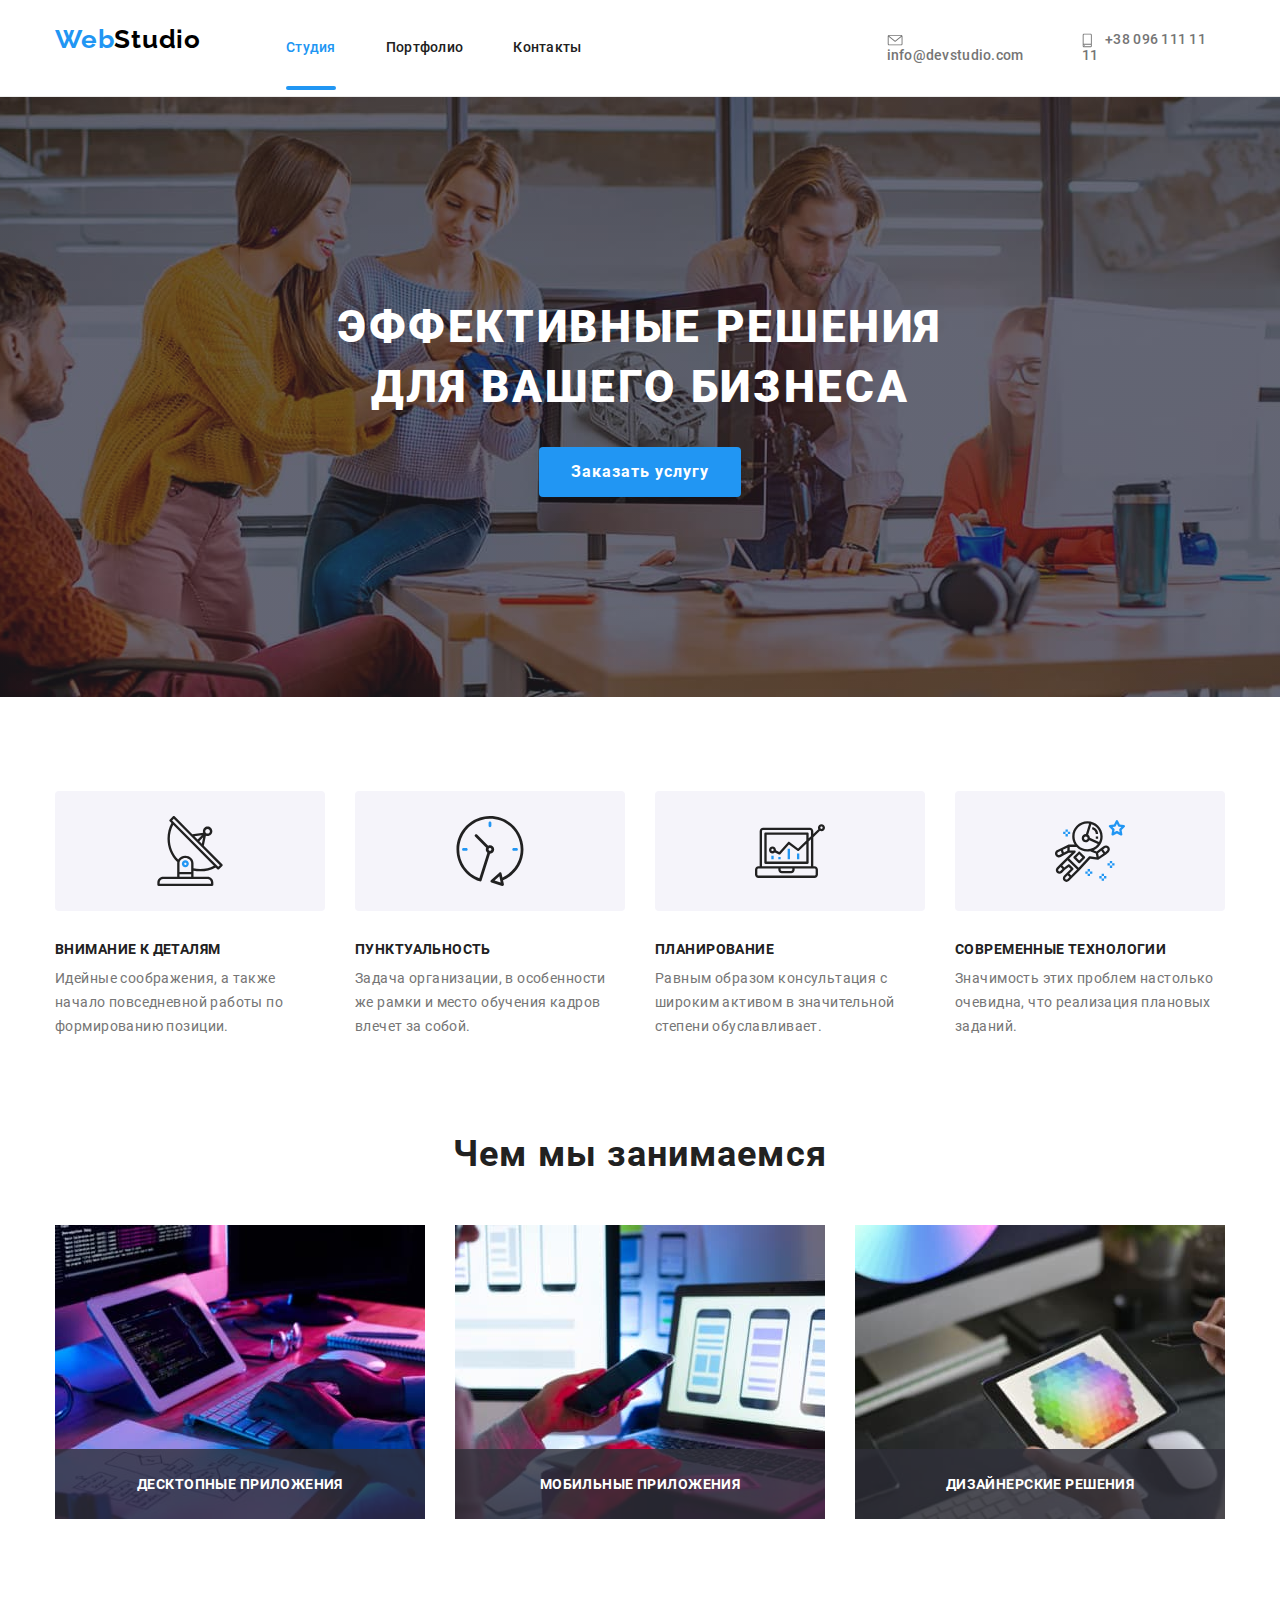
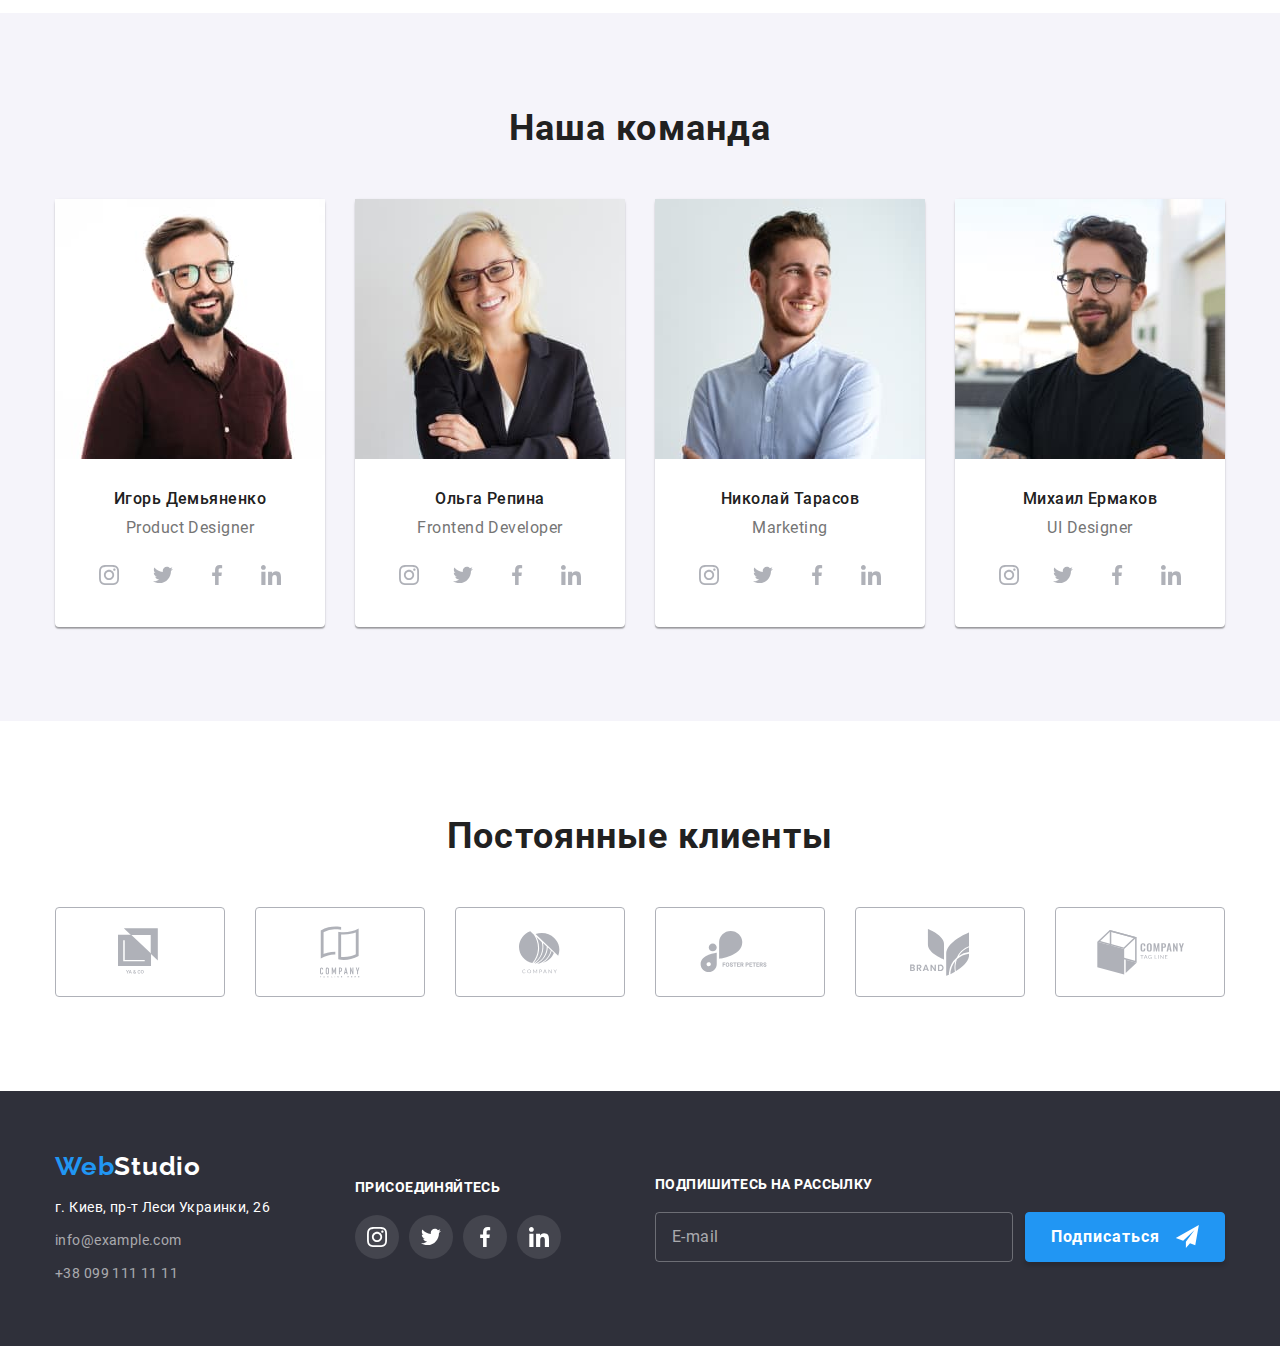
<file: index.html>
<!DOCTYPE html>
<html lang="ru">
  <head>
    <meta charset="UTF-8" />
    <meta name="viewport" content="width=device-width, initial-scale=1.0" />
    <meta http-equiv="X-UA-Compatible" content="IE=edge" />
    <title>Студия</title>
    <!-- <link href="https://fonts.googleapis.com/css2?family=Raleway:wght@700&display=swap" rel="stylesheet" />
    <link
      href="https://fonts.googleapis.com/css2?family=Raleway:wght@400;700&family=Roboto:wght@400;500&display=swap"
      rel="stylesheet"
    /> -->
    <link rel="stylesheet" href="./css/main.min.css" />
  </head>
  <body>
    <!-- Шапка страницы Студия -->
    <header class="page-header">
      <div class="container header">
        <nav class="main-nav">
          <!-- Логотип сайта -->
          <a class="h-logo logo" href="./index.html" lang="en">
            <span class="logo-web">Web</span><span class="logo-studio-header">Studio</span>
          </a>
          <div class="menu-container" id="menu-container" data-menu>
            <ul class="menu-list">
              <li class="item">
                <a href="./index.html" class="menu-link current">Студия</a>
              </li>
              <li class="item">
                <a href="./portfolio.html" class="menu-link">Портфолио</a>
              </li>
              <li class="item"><a href="#" class="menu-link">Контакты</a></li>
            </ul>
            <ul class="contact-list">
              <li class="item">
                <a class="menu-contact-link" href="mailto:info@devstudio.com">
                  <svg class="header-icon" width="16" height="12">
                    <use href="./images/icons/sprite.svg#envelope"></use>
                  </svg>
                  info@devstudio.com
                </a>
              </li>
              <li class="item">
                <a href="tel:+380961111111" class="menu-contact-link">
                  <svg class="header-icon" width="10" height="16">
                    <use href="./images/icons/sprite.svg#smartphone"></use>
                  </svg>
                  +38 096 111 11 11</a
                >
              </li>
            </ul>
          </div>
          <button
            type="button"
            class="mobmenu-button"
            aria-expanded="false"
            aria-controls="menu-container"
            data-menu-button
          >
            <svg width="40" height="40">
              <use class="icon-close-mobmenu" href="./images/icons/sprite.svg#close-burger-mobmenu"></use>
              <use class="icon-mobmenu" href="./images/icons/sprite.svg#burger-mobmenu"></use>
            </svg>
          </button>
        </nav>
      </div>
    </header>
    <!-- Герои -->
    <section class="hero">
      <div class="hero-container">
        <div class="hero-content">
          <h1 class="page-title">Эффективные решения для вашего бизнеса</h1>
          <button class="btn" data-modal-open>Заказать услугу</button>
        </div>
      </div>
    </section>
    <!-- Наши преимущества -->
    <section class="advantages">
      <div class="container">
        <ul class="advantages-list">
          <li class="advantages-item">
            <div class="advantages-icon-box">
              <svg class="advantages-icon" width="70" height="70">
                <use href="./images/icons/sprite.svg#satellite"></use>
              </svg>
            </div>
            <h2 class="advantages-title">Внимание к деталям</h2>
            <p class="advantages-description">
              Идейные соображения, а также начало повседневной работы по формированию позиции.
            </p>
          </li>
          <li class="advantages-item">
            <div class="advantages-icon-box">
              <svg class="advantages-icon" width="70" height="70">
                <use href="./images/icons/sprite.svg#clock"></use>
              </svg>
            </div>
            <h2 class="advantages-title">Пунктуальность</h2>
            <p class="advantages-description">
              Задача организации, в особенности же рамки и место обучения кадров влечет за собой.
            </p>
          </li>
          <li class="advantages-item">
            <div class="advantages-icon-box">
              <svg class="advantages-icon" width="70" height="70">
                <use href="./images/icons/sprite.svg#chart"></use>
              </svg>
            </div>
            <h2 class="advantages-title">Планирование</h2>
            <p class="advantages-description">
              Равным образом консультация с широким активом в значительной степени обуславливает.
            </p>
          </li>
          <li class="advantages-item">
            <div class="advantages-icon-box">
              <svg class="advantages-icon" width="70" height="70">
                <use href="./images/icons/sprite.svg#astronaut"></use>
              </svg>
            </div>
            <h2 class="advantages-title">Современные технологии</h2>
            <p class="advantages-description">
              Значимость этих проблем настолько очевидна, что реализация плановых заданий.
            </p>
          </li>
        </ul>
      </div>
    </section>
    <!-- Наши услуги -->
    <section class="services">
      <div class="container">
        <h2 class="services-title">Чем мы занимаемся</h2>
        <ul class="services-list">
          <li class="services-item">
            <div class="services-thumb">
              <picture>
                <source
                  srcset="
                    ./images/services/services-optim/desktop-optim/laptop-desktop.jpg    1x,
                    ./images/services/services-optim/desktop-optim/laptop-desktop@2x.jpg 2x
                  "
                  media="(min-width: 1200px)"
                />
                <!-- Изображения НЕ отображаются на tablet и desktop - секция скрывается -->
                <!-- <source
                  srcset="./images/team/tablet/img1.jpg 1x, ./images/team/tablet/img1@2x.jpg 2x"
                  media="(min-width: 768px)"
                />
                <source
                  srcset="./images/team/mobile/img1.jpg 1x, ./images/team/mobile/img1@2x.jpg 2x"
                  media="(max-width: 767px)"
                /> -->
                <img
                  src="./images/services/services-optim/desktop-optim/laptop-desktop.jpg"
                  alt="Экран ноутбука"
                  width="370"
                  height="294"
                />
              </picture>
              <h3 class="services-detalization">Десктопные приложения</h3>
            </div>
          </li>
          <li class="services-item">
            <div class="services-thumb">
              <picture>
                <source
                  srcset="
                    ./images/services/services-optim/desktop-optim/smartphone-desktop.jpg    1x,
                    ./images/services/services-optim/desktop-optim/smartphone-desktop@2x.jpg 2x
                  "
                  media="(min-width: 1200px)"
                />
                <img
                  src="./images/services/services-optim/desktop-optim/smartphone-desktop.jpg"
                  alt="Экран смартфона"
                  width="370"
                  height="294"
                />
              </picture>
              <h3 class="services-detalization">Мобильные приложения</h3>
            </div>
          </li>
          <li class="services-item">
            <div class="services-thumb">
              <picture>
                <source
                  srcset="
                    ./images/services/services-optim/desktop-optim/screen-desktop.jpg    1x,
                    ./images/services/services-optim/desktop-optim/screen-desktop@2x.jpg 2x
                  "
                  media="(min-width: 1200px)"
                />
                <img
                  src="./images/services/services-optim/desktop-optim/screen-desktop.jpg"
                  alt="Дизайн выведенный на монитор"
                  width="370"
                  height="294"
                />
              </picture>
              <h3 class="services-detalization">Дизайнерские решения</h3>
            </div>
          </li>
        </ul>
      </div>
    </section>
    <!-- Наша команда -->
    <section class="team">
      <div class="container">
        <h2 class="team-title">Наша команда</h2>
        <ul class="team-list">
          <li class="team-item">
            <picture>
              <source
                srcset="
                  ./images/team/team-optim/desktop-optim/igor-demianenko-desktop.jpg    1x,
                  ./images/team/team-optim/desktop-optim/igor-demianenko-desktop@2x.jpg 2x
                "
                media="(min-width: 1200px)"
              />
              <source
                srcset="
                  ./images/team/team-optim/tablet-optim/igor-demianenko-tablet.jpg    1x,
                  ./images/team/team-optim/tablet-optim/igor-demianenko-tablet@2x.jpg 2x
                "
                media="(min-width: 768px)"
              />
              <source
                srcset="
                  ./images/team/team-optim/mobile-optim/igor-demianenko-mobile.jpg    1x,
                  ./images/team/team-optim/mobile-optim/igor-demianenko-mobile@2x.jpg 2x
                "
                media="(max-width: 767px)"
              />
              <img
                src="./images/team/team-optim/desktop-optim/igor-demianenko-desktop.jpg"
                alt="Фото Игоря Демьяненко"
              />
            </picture>
            <h3 class="team-member-name">Игорь Демьяненко</h3>
            <p class="team-member-position" lang="en">Product Designer</p>
            <ul class="socials-list">
              <li class="socials-item">
                <a
                  class="social-icons-link"
                  href="https://www.instagram.com/"
                  target="_blank"
                  rel="noopener noreferrer"
                  aria-label="ссылка Instagram"
                >
                  <svg class="social-icon" width="20" height="20">
                    <use href="./images/icons/sprite.svg#instagram"></use>
                  </svg>
                </a>
              </li>
              <li class="socials-item">
                <a
                  class="social-icons-link"
                  href="https://twitter.com/"
                  target="_blank"
                  rel="noopener noreferrer"
                  aria-label="ссылка Twitter"
                >
                  <svg class="social-icon" width="20" height="20">
                    <use href="./images/icons/sprite.svg#twitter"></use>
                  </svg>
                </a>
              </li>
              <li class="socials-item">
                <a
                  class="social-icons-link"
                  href="https://facebook.com/"
                  target="_blank"
                  rel="noopener noreferrer"
                  aria-label="ссылка Facebook"
                >
                  <svg class="social-icon" width="20" height="20">
                    <use href="./images/icons/sprite.svg#facebook"></use>
                  </svg>
                </a>
              </li>
              <li class="socials-item">
                <a
                  class="social-icons-link"
                  href="https://www.linkedin.com/"
                  target="_blank"
                  rel="noopener noreferrer"
                  aria-label="ссылка Linkedin"
                >
                  <svg class="social-icon" width="20" height="20">
                    <use href="./images/icons/sprite.svg#linkedin"></use>
                  </svg>
                </a>
              </li>
            </ul>
          </li>
          <li class="team-item">
            <picture>
              <source
                srcset="
                  ./images/team/team-optim/desktop-optim/olga-repina-desktop.jpg    1x,
                  ./images/team/team-optim/desktop-optim/olga-repina-desktop@2x.jpg 2x
                "
                media="(min-width: 1200px)"
              />
              <source
                srcset="
                  ./images/team/team-optim/tablet-optim/olga-repina-tablet.jpg    1x,
                  ./images/team/team-optim/tablet-optim/olga-repina-tablet@2x.jpg 2x
                "
                media="(min-width: 768px)"
              />
              <source
                srcset="
                  ./images/team/team-optim/mobile-optim/olga-repina-mobile.jpg    1x,
                  ./images/team/team-optim/mobile-optim/olga-repina-mobile@2x.jpg 2x
                "
                media="(max-width: 767px)"
              />
              <img src="./images/team/team-optim/desktop-optim/olga-repina-desktop.jpg" alt="Фото Ольги Репиной" />
            </picture>
            <h3 class="team-member-name">Ольга Репина</h3>
            <p class="team-member-position" lang="en">Frontend Developer</p>
            <ul class="socials-list">
              <li class="socials-item">
                <a
                  class="social-icons-link"
                  href="https://www.instagram.com/"
                  target="_blank"
                  rel="noopener noreferrer"
                  aria-label="ссылка Instagram"
                >
                  <svg class="social-icon" width="20" height="20">
                    <use href="./images/icons/sprite.svg#instagram"></use>
                  </svg>
                </a>
              </li>
              <li class="socials-item">
                <a
                  class="social-icons-link"
                  href="https://twitter.com/"
                  target="_blank"
                  rel="noopener noreferrer"
                  aria-label="ссылка Twitter"
                >
                  <svg class="social-icon" width="20" height="20">
                    <use href="./images/icons/sprite.svg#twitter"></use>
                  </svg>
                </a>
              </li>
              <li class="socials-item">
                <a
                  class="social-icons-link"
                  href="https://facebook.com/"
                  target="_blank"
                  rel="noopener noreferrer"
                  aria-label="ссылка Facebook"
                >
                  <svg class="social-icon" width="20" height="20">
                    <use href="./images/icons/sprite.svg#facebook"></use>
                  </svg>
                </a>
              </li>
              <li class="socials-item">
                <a
                  class="social-icons-link"
                  href="https://www.linkedin.com/"
                  target="_blank"
                  rel="noopener noreferrer"
                  aria-label="ссылка Linkedin"
                >
                  <svg class="social-icon" width="20" height="20">
                    <use href="./images/icons/sprite.svg#linkedin"></use>
                  </svg>
                </a>
              </li>
            </ul>
          </li>
          <li class="team-item">
            <picture>
              <source
                srcset="
                  ./images/team/team-optim/desktop-optim/nikolay-tarasov-desktop.jpg    1x,
                  ./images/team/team-optim/desktop-optim/nikolay-tarasov-desktop@2x.jpg 2x
                "
                media="(min-width: 1200px)"
              />
              <source
                srcset="
                  ./images/team/team-optim/tablet-optim/nikolay-tarasov-tablet.jpg    1x,
                  ./images/team/team-optim/tablet-optim/nikolay-tarasov-tablet@2x.jpg 2x
                "
                media="(min-width: 768px)"
              />
              <source
                srcset="
                  ./images/team/team-optim/mobile-optim/nikolay-tarasov-mobile.jpg    1x,
                  ./images/team/team-optim/mobile-optim/nikolay-tarasov-mobile@2x.jpg 2x
                "
                media="(max-width: 767px)"
              />
              <img
                src="./images/team/team-optim/desktop-optim/nikolay-tarasov-desktop.jpg"
                alt="Фото Николая Тарасова"
              />
            </picture>
            <h3 class="team-member-name">Николай Тарасов</h3>
            <p class="team-member-position" lang="en">Marketing</p>
            <ul class="socials-list">
              <li class="socials-item">
                <a
                  class="social-icons-link"
                  href="https://www.instagram.com/"
                  target="_blank"
                  rel="noopener noreferrer"
                  aria-label="ссылка Instagram"
                >
                  <svg class="social-icon" width="20" height="20">
                    <use href="./images/icons/sprite.svg#instagram"></use>
                  </svg>
                </a>
              </li>
              <li class="socials-item">
                <a
                  class="social-icons-link"
                  href="https://twitter.com/"
                  target="_blank"
                  rel="noopener noreferrer"
                  aria-label="ссылка Twitter"
                >
                  <svg class="social-icon" width="20" height="20">
                    <use href="./images/icons/sprite.svg#twitter"></use>
                  </svg>
                </a>
              </li>
              <li class="socials-item">
                <a
                  class="social-icons-link"
                  href="https://facebook.com/"
                  target="_blank"
                  rel="noopener noreferrer"
                  aria-label="ссылка Facebook"
                >
                  <svg class="social-icon" width="20" height="20">
                    <use href="./images/icons/sprite.svg#facebook"></use>
                  </svg>
                </a>
              </li>
              <li class="socials-item">
                <a
                  class="social-icons-link"
                  href="https://www.linkedin.com/"
                  target="_blank"
                  rel="noopener noreferrer"
                  aria-label="ссылка Linkedin"
                >
                  <svg class="social-icon" width="20" height="20">
                    <use href="./images/icons/sprite.svg#linkedin"></use>
                  </svg>
                </a>
              </li>
            </ul>
          </li>
          <li class="team-item">
            <picture>
              <source
                srcset="
                  ./images/team/team-optim/desktop-optim/mikhail-yermakov-desktop.jpg    1x,
                  ./images/team/team-optim/desktop-optim/mikhail-yermakov-desktop@2x.jpg 2x
                "
                media="(min-width: 1200px)"
              />
              <source
                srcset="
                  ./images/team/team-optim/tablet-optim/mikhail-yermakov-tablet.jpg    1x,
                  ./images/team/team-optim/tablet-optim/mikhail-yermakov-tablet@2x.jpg 2x
                "
                media="(min-width: 768px)"
              />
              <source
                srcset="
                  ./images/team/team-optim/mobile-optim/mikhail-yermakov-mobile.jpg    1x,
                  ./images/team/team-optim/mobile-optim/mikhail-yermakov-mobile@2x.jpg 2x
                "
                media="(max-width: 767px)"
              />
              <img
                src="./images/team/team-optim/desktop-optim/mikhail-yermakov-desktop.jpg"
                alt="Фото Михаила Ермакова"
              />
            </picture>
            <h3 class="team-member-name">Михаил Ермаков</h3>
            <p class="team-member-position" lang="en">UI Designer</p>
            <ul class="socials-list">
              <li class="socials-item">
                <a
                  class="social-icons-link"
                  href="https://www.instagram.com/"
                  target="_blank"
                  rel="noopener noreferrer"
                  aria-label="ссылка Instagram"
                >
                  <svg class="social-icon" width="20" height="20">
                    <use href="./images/icons/sprite.svg#instagram"></use>
                  </svg>
                </a>
              </li>
              <li class="socials-item">
                <a
                  class="social-icons-link"
                  href="https://twitter.com/"
                  target="_blank"
                  rel="noopener noreferrer"
                  aria-label="ссылка Twitter"
                >
                  <svg class="social-icon" width="20" height="20">
                    <use href="./images/icons/sprite.svg#twitter"></use>
                  </svg>
                </a>
              </li>
              <li class="socials-item">
                <a
                  class="social-icons-link"
                  href="https://facebook.com/"
                  target="_blank"
                  rel="noopener noreferrer"
                  aria-label="ссылка Facebook"
                >
                  <svg class="social-icon" width="20" height="20">
                    <use href="./images/icons/sprite.svg#facebook"></use>
                  </svg>
                </a>
              </li>
              <li class="socials-item">
                <a
                  class="social-icons-link"
                  href="https://www.linkedin.com/"
                  target="_blank"
                  rel="noopener noreferrer"
                  aria-label="ссылка Linkedin"
                >
                  <svg class="social-icon" width="20" height="20">
                    <use href="./images/icons/sprite.svg#linkedin"></use>
                  </svg>
                </a>
              </li>
            </ul>
          </li>
        </ul>
      </div>
    </section>
    <!-- Постоянные клиенты -->
    <section class="customers">
      <div class="container">
        <h2 class="customers-title">Постоянные клиенты</h2>
        <ul class="customers-list">
          <li class="customers-item">
            <a class="customer-link" href="#" target="_blank" rel="noopener noreferrer">
              <svg class="customer-icon" width="44px" height="49px">
                <use href="./images/icons/sprite.svg#ya-and-co"></use>
              </svg>
            </a>
          </li>
          <li class="customers-item">
            <a class="customer-link" href="#" target="_blank" rel="noopener noreferrer">
              <svg class="customer-icon" width="40px" height="52px">
                <use href="./images/icons/sprite.svg#company-tagline-here"></use>
              </svg>
            </a>
          </li>
          <li class="customers-item">
            <a class="customer-link" href="#" target="_blank" rel="noopener noreferrer">
              <svg class="customer-icon" width="41px" height="43px">
                <use href="./images/icons/sprite.svg#company"></use>
              </svg>
            </a>
          </li>
          <li class="customers-item">
            <a class="customer-link" href="#" target="_blank" rel="noopener noreferrer">
              <svg class="customer-icon" width="80px" height="42px">
                <use href="./images/icons/sprite.svg#fosters-peters"></use>
              </svg>
            </a>
          </li>
          <li class="customers-item">
            <a class="customer-link" href="#" target="_blank" rel="noopener noreferrer">
              <svg class="customer-icon" width="59px" height="47px">
                <use href="./images/icons/sprite.svg#brand"></use>
              </svg>
            </a>
          </li>
          <li class="customers-item">
            <a class="customer-link" href="#" target="_blank" rel="noopener noreferrer">
              <svg class="customer-icon" width="89px" height="45px">
                <use href="./images/icons/sprite.svg#company-tag-line"></use>
              </svg>
            </a>
          </li>
        </ul>
      </div>
    </section>
    <!-- Подвал страницы -->
    <footer class="page-footer">
      <div class="footer-container">
        <div class="logo-address">
          <a class="logo" href="./index.html" lang="en">
            <span class="logo-web">Web</span><span class="logo-studio-footer">Studio</span>
          </a>
          <address class="address">
            <ul class="address-list">
              <li class="address-item">г. Киев, пр-т Леси Украинки, 26</li>
              <li class="address-contact">
                <a href="mailto:info@example.com">info@example.com</a>
              </li>
              <li class="address-contact">
                <a href="tel:+380991111111"> +38 099 111 11 11</a>
              </li>
            </ul>
          </address>
        </div>
        <div class="join-us">
          <p class="join-title">присоединяйтесь</p>
          <ul class="join-socials">
            <li class="join-socials-item">
              <a
                class="join-socials-link"
                href="https://www.instagram.com/"
                target="_blank"
                rel="noopener noreferrer"
                aria-label="ссылка Instagram"
              >
                <svg class="social-icon" width="20" height="20">
                  <use href="./images/icons/sprite.svg#instagram"></use>
                </svg>
              </a>
            </li>
            <li class="join-socials-item">
              <a
                class="join-socials-link"
                href="https://twitter.com/"
                target="_blank"
                rel="noopener noreferrer"
                aria-label="ссылка Twitter"
              >
                <svg class="social-icon" width="20" height="20">
                  <use href="./images/icons/sprite.svg#twitter"></use>
                </svg>
              </a>
            </li>
            <li class="join-socials-item">
              <a
                class="join-socials-link"
                href="https://facebook.com/"
                target="_blank"
                rel="noopener noreferrer"
                aria-label="ссылка Facebook"
              >
                <svg class="social-icon" width="20" height="20">
                  <use href="./images/icons/sprite.svg#facebook"></use>
                </svg>
              </a>
            </li>
            <li class="join-socials-item">
              <a
                class="join-socials-link"
                href="https://www.linkedin.com/"
                target="_blank"
                rel="noopener noreferrer"
                aria-label="ссылка Linkedin"
              >
                <svg class="social-icon" width="20" height="20">
                  <use href="./images/icons/sprite.svg#linkedin"></use>
                </svg>
              </a>
            </li>
          </ul>
        </div>
        <!-- Добавляет форму подписки -->
        <div class="subscribe">
          <p class="subscribe-title">подпишитесь на рассылку</p>
          <form class="form-wrap" action="" method="POST">
            <input class="email-field" type="email" placeholder="E-mail" name="subscribe" required />
            <button type="submit" class="subscribe-button">
              Подписаться
              <svg class="icon-send">
                <use href="./images/icons/sprite.svg#iconsend"></use>
              </svg>
            </button>
          </form>
        </div>
      </div>
    </footer>
    <!-- Добавляет модальное окно -->
    <div class="backdrop is-hidden" data-modal>
      <div class="modal">
        <button class="btn-close" data-modal-close>
          <svg class="btn-close-icon" width="11" height="11">
            <use href="./images/icons/sprite.svg#x"></use>
          </svg>
        </button>
        <!-- Добавляет форму на модальном окне -->
        <form class="modal-form">
          <span class="modal-form-title">Оставьте свои данные, мы вам перезвоним</span>
          <div class="form-field">
            <label class="form-field-label" for="username">Имя</label>
            <div class="form-field-svg">
              <input class="form-field-input" type="text" id="username" name="username" required />
              <svg class="form-field-icon" width="12" height="12">
                <use href="./images/icons/sprite.svg#icon-user"></use>
              </svg>
            </div>
          </div>

          <div class="form-field">
            <label class="form-field-label" for="tel">Телефон</label>
            <div class="form-field-svg">
              <input class="form-field-input" type="tel" id="tel" name="tel" required />
              <svg class="form-field-icon" width="13" height="13">
                <use href="./images/icons/sprite.svg#icon-tel"></use>
              </svg>
            </div>
          </div>

          <div class="form-field">
            <label class="form-field-label" for="email">Почта</label>
            <div class="form-field-svg">
              <input class="form-field-input" type="email" id="email" name="email" required />
              <svg class="form-field-icon" width="15" height="12">
                <use href="./images/icons/sprite.svg#icon-mail"></use>
              </svg>
            </div>
          </div>
          <div class="form-field">
            <label class="form-field-label" for="comment">Комментарий</label>
            <textarea
              class="form-field-input textarea"
              name="textarea"
              id="comment"
              placeholder="Введите текст"
            ></textarea>
          </div>

          <label class="checkbox-label">
            <input class="checkbox visually-hidden" type="checkbox" name="checkbox" required />
            <span class="checkbox-text"> Соглашаюсь с рассылкой и принимаю <a href="#">Условия договора</a> </span>
          </label>
          <button class="modal-form-button" type="submit">Отправить</button>
        </form>
      </div>
    </div>
    <script src="./js/modal.js"></script>
    <script src="./js/burger-menu.js"></script>
  </body>
</html>
</file>
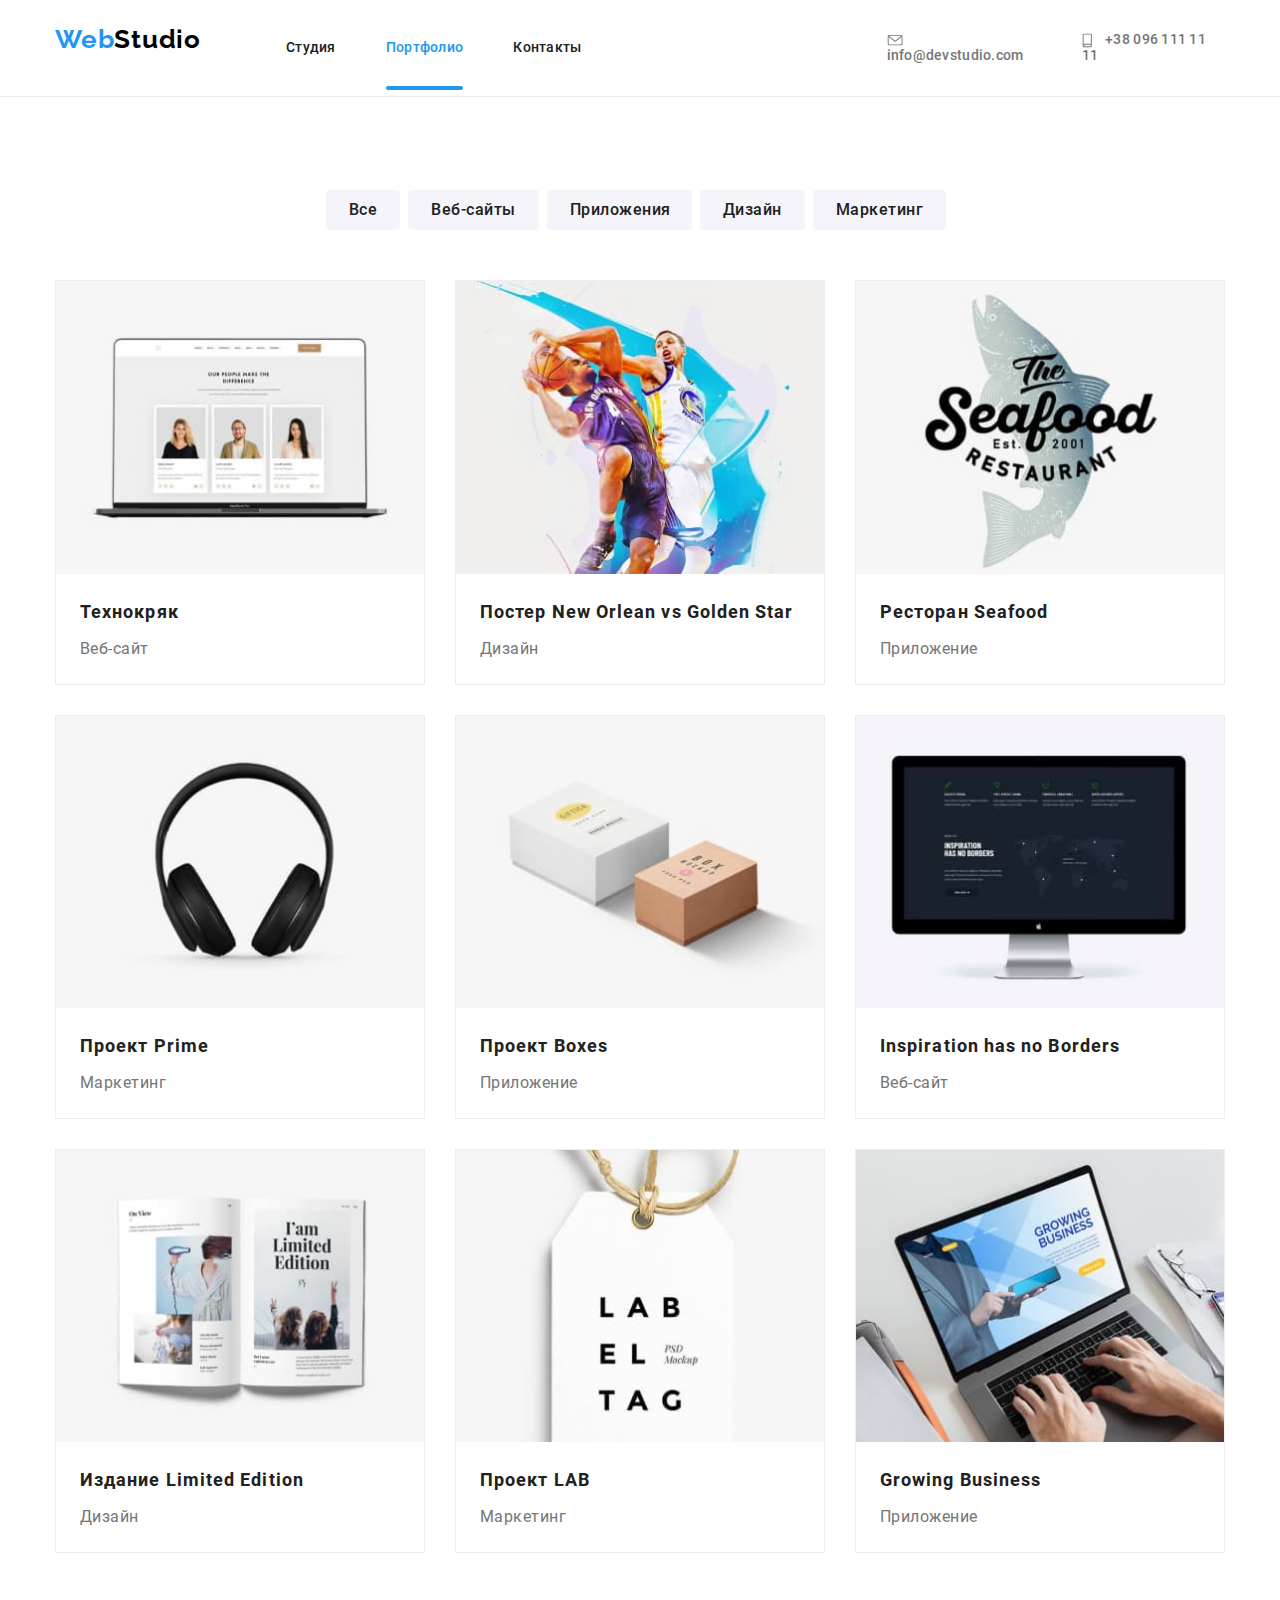
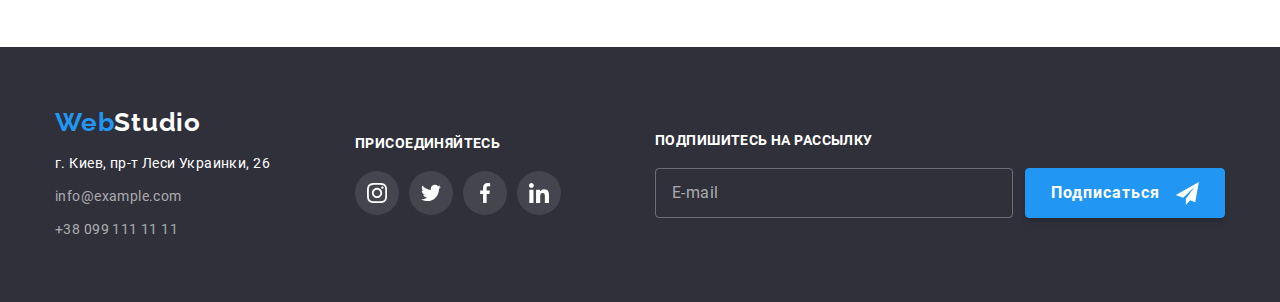
<file: portfolio.html>
<!DOCTYPE html>
<html lang="ru">
  <head>
    <meta charset="UTF-8" />
    <meta name="viewport" content="width=device-width, initial-scale=1.0" />
    <meta http-equiv="X-UA-Compatible" content="IE=edge" />
    <title>Портфолио</title>
    <!-- <link href="https://fonts.googleapis.com/css2?family=Raleway:wght@700&display=swap" rel="stylesheet" />
    <link
      href="https://fonts.googleapis.com/css2?family=Raleway:wght@400;700&family=Roboto:wght@400;500&display=swap"
      rel="stylesheet"
    /> -->
    <link rel="stylesheet" href="./css/portfolio.min.css" />
  </head>
  <body>
    <!-- Шапка страницы Студия -->
    <header class="page-header">
      <div class="container header">
        <nav class="main-nav">
          <!-- Логотип сайта -->
          <a class="h-logo logo" href="./index.html" lang="en">
            <span class="logo-web">Web</span><span class="logo-studio-header">Studio</span>
          </a>
          <div class="menu-container" id="menu-container" data-menu>
            <ul class="menu-list">
              <li class="item">
                <a href="./index.html" class="menu-link">Студия</a>
              </li>
              <li class="item">
                <a href="./portfolio.html" class="menu-link current"> Портфолио</a>
              </li>
              <li class="item"><a href="#" class="menu-link">Контакты</a></li>
            </ul>
            <ul class="contact-list">
              <li class="item">
                <a class="menu-contact-link" href="mailto:info@devstudio.com">
                  <svg class="header-icon" width="16" height="12">
                    <use href="./images/icons/sprite.svg#envelope"></use>
                  </svg>
                  info@devstudio.com
                </a>
              </li>
              <li class="item">
                <a href="tel:+380961111111" class="menu-contact-link">
                  <svg class="header-icon" width="10" height="16">
                    <use href="./images/icons/sprite.svg#smartphone"></use>
                  </svg>
                  +38 096 111 11 11</a
                >
              </li>
            </ul>
          </div>
          <button
            type="button"
            class="mobmenu-button"
            aria-expanded="false"
            aria-controls="menu-container"
            data-menu-button
          >
            <svg width="40" height="40">
              <use class="icon-close-mobmenu" href="./images/icons/sprite.svg#close-burger-mobmenu"></use>
              <use class="icon-mobmenu" href="./images/icons/sprite.svg#burger-mobmenu"></use>
            </svg>
          </button>
        </nav>
      </div>
    </header>
    <!-- Скрытый заголовок h1 для страницы Портфолио -->
    <h1 class="visually-hidden">Портфолио</h1>
    <!-- Блок с кнопками на странице Портфолио -->
    <div class="filters">
      <div class="container">
        <ul class="filters-list">
          <li class="filter-item"><button class="filter">Все</button></li>
          <li class="filter-item"><button class="filter">Веб-сайты</button></li>
          <li class="filter-item"><button class="filter">Приложения</button></li>
          <li class="filter-item"><button class="filter">Дизайн</button></li>
          <li class="filter-item"><button class="filter">Маркетинг</button></li>
        </ul>
      </div>
    </div>
    <!-- Блок с проектами на странице Портфолио -->
    <section class="container projects">
      <ul class="projects-list">
        <li class="projects-item">
          <a href="#" target="_blank" rel="noopener noreferrer" class="project-link">
            <div class="project-card">
              <picture>
                <source
                  srcset="
                    ./images/portfolio/portfolio-optim/desktop-optim/portfolio-project-1-desktop.jpg    1x,
                    ./images/portfolio/portfolio-optim/desktop-optim/portfolio-project-1-desktop@2x.jpg 2x
                  "
                  media="(min-width: 1200px)"
                />
                <source
                  srcset="
                    ./images/portfolio/portfolio-optim/tablet-optim/portfolio-project-1-tablet.jpg    1x,
                    ./images/portfolio/portfolio-optim/tablet-optim/portfolio-project-1-tablet@2x.jpg 2x
                  "
                  media="(min-width: 768px)"
                />
                <source
                  srcset="
                    ./images/portfolio/portfolio-optim/mobile-optim/portfolio-project-1-mobile.jpg    1x,
                    ./images/portfolio/portfolio-optim/mobile-optim/portfolio-project-1-mobile@2x.jpg 2x
                  "
                  media="(max-width: 767px)"
                />
                <img
                  src="./images/portfolio/portfolio-optim/desktop-optim/portfolio-project-1-desktop.jpg"
                  alt="Страница веб-сайта, открытая на ноутбуке"
                />
              </picture>
              <div class="card-overlay">
                <p class="overlay-text">
                  Технокряк это современная площадка распространения коронавируса. Компании используют эту платформу для
                  цифрового шпионажа и атак на защищённые сервера конкурентов.
                </p>
              </div>
            </div>
            <div class="project-description">
              <h2 class="project-name">Технокряк</h2>
              <h3 class="project-filter-name">Веб-сайт</h3>
            </div>
          </a>
        </li>
        <li class="projects-item">
          <a href="#" target="_blank" rel="noopener noreferrer" class="project-link">
            <div class="project-card">
              <picture>
                <source
                  srcset="
                    ./images/portfolio/portfolio-optim/desktop-optim/portfolio-project-2-desktop.jpg    1x,
                    ./images/portfolio/portfolio-optim/desktop-optim/portfolio-project-2-desktop@2x.jpg 2x
                  "
                  media="(min-width: 1200px)"
                />
                <source
                  srcset="
                    ./images/portfolio/portfolio-optim/tablet-optim/portfolio-project-2-tablet.jpg    1x,
                    ./images/portfolio/portfolio-optim/tablet-optim/portfolio-project-2-tablet@2x.jpg 2x
                  "
                  media="(min-width: 768px)"
                />
                <source
                  srcset="
                    ./images/portfolio/portfolio-optim/mobile-optim/portfolio-project-2-mobile.jpg    1x,
                    ./images/portfolio/portfolio-optim/mobile-optim/portfolio-project-2-mobile@2x.jpg 2x
                  "
                  media="(max-width: 767px)"
                />
                <img
                  src="./images/portfolio/portfolio-optim/desktop-optim/portfolio-project-2-desktop.jpg"
                  alt="Постер с двумя баскетболистами"
                />
              </picture>
              <div class="card-overlay">
                <p class="overlay-text">
                  Lorem ipsum dolor sit amet consectetur adipisicing elit. Ducimus expedita in numquam totam atque
                  eveniet architecto temporibus repellat aperiam recusandae.
                </p>
              </div>
            </div>
            <div class="project-description">
              <h2 class="project-name">Постер <span lang="en">New Orlean vs Golden Star</span></h2>
              <h3 class="project-filter-name">Дизайн</h3>
            </div>
          </a>
        </li>
        <li class="projects-item">
          <a href="#" target="_blank" rel="noopener noreferrer" class="project-link">
            <div class="project-card">
              <picture>
                <source
                  srcset="
                    ./images/portfolio/portfolio-optim/desktop-optim/portfolio-project-3-desktop.jpg    1x,
                    ./images/portfolio/portfolio-optim/desktop-optim/portfolio-project-3-desktop@2x.jpg 2x
                  "
                  media="(min-width: 1200px)"
                />
                <source
                  srcset="
                    ./images/portfolio/portfolio-optim/tablet-optim/portfolio-project-3-tablet.jpg    1x,
                    ./images/portfolio/portfolio-optim/tablet-optim/portfolio-project-3-tablet@2x.jpg 2x
                  "
                  media="(min-width: 768px)"
                />
                <source
                  srcset="
                    ./images/portfolio/portfolio-optim/mobile-optim/portfolio-project-3-mobile.jpg    1x,
                    ./images/portfolio/portfolio-optim/mobile-optim/portfolio-project-3-mobile@2x.jpg 2x
                  "
                  media="(max-width: 767px)"
                />
                <img
                  src="./images/portfolio/portfolio-optim/desktop-optim/portfolio-project-3-desktop.jpg"
                  alt="Логотип с рыбой для ресторана"
                />
              </picture>
              <div class="card-overlay">
                <p class="overlay-text">
                  Lorem ipsum dolor sit amet consectetur adipisicing elit. Ducimus expedita in numquam totam atque
                  eveniet architecto temporibus repellat aperiam recusandae.
                </p>
              </div>
            </div>
            <div class="project-description">
              <h2 class="project-name">Ресторан <span lang="en">Seafood</span></h2>
              <h3 class="project-filter-name">Приложение</h3>
            </div>
          </a>
        </li>
        <li class="projects-item">
          <a href="#" target="_blank" rel="noopener noreferrer" class="project-link">
            <div class="project-card">
              <picture>
                <source
                  srcset="
                    ./images/portfolio/portfolio-optim/desktop-optim/portfolio-project-4-desktop.jpg    1x,
                    ./images/portfolio/portfolio-optim/desktop-optim/portfolio-project-4-desktop@2x.jpg 2x
                  "
                  media="(min-width: 1200px)"
                />
                <source
                  srcset="
                    ./images/portfolio/portfolio-optim/tablet-optim/portfolio-project-4-tablet.jpg    1x,
                    ./images/portfolio/portfolio-optim/tablet-optim/portfolio-project-4-tablet@2x.jpg 2x
                  "
                  media="(min-width: 768px)"
                />
                <source
                  srcset="
                    ./images/portfolio/portfolio-optim/mobile-optim/portfolio-project-4-mobile.jpg    1x,
                    ./images/portfolio/portfolio-optim/mobile-optim/portfolio-project-4-mobile@2x.jpg 2x
                  "
                  media="(max-width: 767px)"
                />
                <img
                  src="./images/portfolio/portfolio-optim/desktop-optim/portfolio-project-4-desktop.jpg"
                  alt="Черные наушники"
                />
              </picture>
              <div class="card-overlay">
                <p class="overlay-text">
                  Lorem ipsum dolor sit amet consectetur adipisicing elit. Ducimus expedita in numquam totam atque
                  eveniet architecto temporibus repellat aperiam recusandae.
                </p>
              </div>
            </div>
            <div class="project-description">
              <h2 class="project-name">Проект <span lang="en">Prime</span></h2>
              <h3 class="project-filter-name">Маркетинг</h3>
            </div>
          </a>
        </li>
        <li class="projects-item">
          <a href="#" target="_blank" rel="noopener noreferrer" class="project-link">
            <div class="project-card">
              <picture>
                <source
                  srcset="
                    ./images/portfolio/portfolio-optim/desktop-optim/portfolio-project-5-desktop.jpg    1x,
                    ./images/portfolio/portfolio-optim/desktop-optim/portfolio-project-5-desktop@2x.jpg 2x
                  "
                  media="(min-width: 1200px)"
                />
                <source
                  srcset="
                    ./images/portfolio/portfolio-optim/tablet-optim/portfolio-project-5-tablet.jpg    1x,
                    ./images/portfolio/portfolio-optim/tablet-optim/portfolio-project-5-tablet@2x.jpg 2x
                  "
                  media="(min-width: 768px)"
                />
                <source
                  srcset="
                    ./images/portfolio/portfolio-optim/mobile-optim/portfolio-project-5-mobile.jpg    1x,
                    ./images/portfolio/portfolio-optim/mobile-optim/portfolio-project-5-mobile@2x.jpg 2x
                  "
                  media="(max-width: 767px)"
                />
                <img
                  src="./images/portfolio/portfolio-optim/desktop-optim/portfolio-project-5-desktop.jpg"
                  alt="Две коробочки в белом и бежевом цветах"
                />
              </picture>
              <div class="card-overlay">
                <p class="overlay-text">
                  Lorem ipsum dolor sit amet consectetur adipisicing elit. Ducimus expedita in numquam totam atque
                  eveniet architecto temporibus repellat aperiam recusandae.
                </p>
              </div>
            </div>
            <div class="project-description">
              <h2 class="project-name">Проект <span lang="en">Boxes</span></h2>
              <h3 class="project-filter-name">Приложение</h3>
            </div>
          </a>
        </li>
        <li class="projects-item">
          <a href="#" target="_blank" rel="noopener noreferrer" class="project-link">
            <div class="project-card">
              <picture>
                <source
                  srcset="
                    ./images/portfolio/portfolio-optim/desktop-optim/portfolio-project-6-desktop.jpg    1x,
                    ./images/portfolio/portfolio-optim/desktop-optim/portfolio-project-6-desktop@2x.jpg 2x
                  "
                  media="(min-width: 1200px)"
                />
                <source
                  srcset="
                    ./images/portfolio/portfolio-optim/tablet-optim/portfolio-project-6-tablet.jpg    1x,
                    ./images/portfolio/portfolio-optim/tablet-optim/portfolio-project-6-tablet@2x.jpg 2x
                  "
                  media="(min-width: 768px)"
                />
                <source
                  srcset="
                    ./images/portfolio/portfolio-optim/mobile-optim/portfolio-project-6-mobile.jpg    1x,
                    ./images/portfolio/portfolio-optim/mobile-optim/portfolio-project-6-mobile@2x.jpg 2x
                  "
                  media="(max-width: 767px)"
                />
                <img
                  src="./images/portfolio/portfolio-optim/desktop-optim/portfolio-project-6-desktop.jpg"
                  alt="Веб-сайт на мониторе"
                />
              </picture>
              <div class="card-overlay">
                <p class="overlay-text">
                  Lorem ipsum dolor sit amet consectetur adipisicing elit. Ducimus expedita in numquam totam atque
                  eveniet architecto temporibus repellat aperiam recusandae.
                </p>
              </div>
            </div>
            <div class="project-description">
              <h2 class="project-name">
                <span lang="en">Inspiration has no Borders</span>
              </h2>
              <h3 class="project-filter-name">Веб-сайт</h3>
            </div>
          </a>
        </li>
        <li class="projects-item">
          <a href="#" target="_blank" rel="noopener noreferrer" class="project-link">
            <div class="project-card">
              <picture>
                <source
                  srcset="
                    ./images/portfolio/portfolio-optim/desktop-optim/portfolio-project-7-desktop.jpg    1x,
                    ./images/portfolio/portfolio-optim/desktop-optim/portfolio-project-7-desktop@2x.jpg 2x
                  "
                  media="(min-width: 1200px)"
                />
                <source
                  srcset="
                    ./images/portfolio/portfolio-optim/tablet-optim/portfolio-project-7-tablet.jpg    1x,
                    ./images/portfolio/portfolio-optim/tablet-optim/portfolio-project-7-tablet@2x.jpg 2x
                  "
                  media="(min-width: 768px)"
                />
                <source
                  srcset="
                    ./images/portfolio/portfolio-optim/mobile-optim/portfolio-project-7-mobile.jpg    1x,
                    ./images/portfolio/portfolio-optim/mobile-optim/portfolio-project-7-mobile@2x.jpg 2x
                  "
                  media="(max-width: 767px)"
                />
                <img
                  src="./images/portfolio/portfolio-optim/desktop-optim/portfolio-project-7-desktop.jpg"
                  alt="Разворот журнала"
                />
              </picture>
              <div class="card-overlay">
                <p class="overlay-text">
                  Lorem ipsum dolor sit amet consectetur adipisicing elit. Ducimus expedita in numquam totam atque
                  eveniet architecto temporibus repellat aperiam recusandae.
                </p>
              </div>
            </div>
            <div class="project-description">
              <h2 class="project-name">Издание <span lang="en">Limited Edition</span></h2>
              <h3 class="project-filter-name">Дизайн</h3>
            </div>
          </a>
        </li>
        <li class="projects-item">
          <a href="#" target="_blank" rel="noopener noreferrer" class="project-link">
            <div class="project-card">
              <picture>
                <source
                  srcset="
                    ./images/portfolio/portfolio-optim/desktop-optim/portfolio-project-8-desktop.jpg    1x,
                    ./images/portfolio/portfolio-optim/desktop-optim/portfolio-project-8-desktop@2x.jpg 2x
                  "
                  media="(min-width: 1200px)"
                />
                <source
                  srcset="
                    ./images/portfolio/portfolio-optim/tablet-optim/portfolio-project-8-tablet.jpg    1x,
                    ./images/portfolio/portfolio-optim/tablet-optim/portfolio-project-8-tablet@2x.jpg 2x
                  "
                  media="(min-width: 768px)"
                />
                <source
                  srcset="
                    ./images/portfolio/portfolio-optim/mobile-optim/portfolio-project-8-mobile.jpg    1x,
                    ./images/portfolio/portfolio-optim/mobile-optim/portfolio-project-8-mobile@2x.jpg 2x
                  "
                  media="(max-width: 767px)"
                />
                <img
                  src="./images/portfolio/portfolio-optim/desktop-optim/portfolio-project-8-desktop.jpg"
                  alt="Лейбл с надписью"
                />
              </picture>
              <div class="card-overlay">
                <p class="overlay-text">
                  Lorem ipsum dolor sit amet consectetur adipisicing elit. Ducimus expedita in numquam totam atque
                  eveniet architecto temporibus repellat aperiam recusandae.
                </p>
              </div>
            </div>
            <div class="project-description">
              <h2 class="project-name">Проект <span lang="en">LAB</span></h2>
              <h3 class="project-filter-name">Маркетинг</h3>
            </div>
          </a>
        </li>
        <li class="projects-item">
          <a href="#" target="_blank" rel="noopener noreferrer" class="project-link">
            <div class="project-card">
              <picture>
                <source
                  srcset="
                    ./images/portfolio/portfolio-optim/desktop-optim/portfolio-project-9-desktop.jpg    1x,
                    ./images/portfolio/portfolio-optim/desktop-optim/portfolio-project-9-desktop@2x.jpg 2x
                  "
                  media="(min-width: 1200px)"
                />
                <source
                  srcset="
                    ./images/portfolio/portfolio-optim/tablet-optim/portfolio-project-9-tablet.jpg    1x,
                    ./images/portfolio/portfolio-optim/tablet-optim/portfolio-project-9-tablet@2x.jpg 2x
                  "
                  media="(min-width: 768px)"
                />
                <source
                  srcset="
                    ./images/portfolio/portfolio-optim/mobile-optim/portfolio-project-9-mobile.jpg    1x,
                    ./images/portfolio/portfolio-optim/mobile-optim/portfolio-project-9-mobile@2x.jpg 2x
                  "
                  media="(max-width: 767px)"
                />
                <img
                  src="./images/portfolio/portfolio-optim/desktop-optim/portfolio-project-9-desktop.jpg"
                  alt="Человек за ноутбуком с открытой веб-страницей"
                />
              </picture>
              <div class="card-overlay">
                <p class="overlay-text">
                  Lorem ipsum dolor sit amet consectetur adipisicing elit. Ducimus expedita in numquam totam atque
                  eveniet architecto temporibus repellat aperiam recusandae.
                </p>
              </div>
            </div>
            <div class="project-description">
              <h2 class="project-name">
                <span lang="en">Growing Business</span>
              </h2>
              <h3 class="project-filter-name">Приложение</h3>
            </div>
          </a>
        </li>
      </ul>
    </section>
    <!-- Подвал страницы -->
    <footer class="page-footer">
      <div class="footer-container">
        <div class="logo-address">
          <a class="logo" href="./index.html" lang="en">
            <span class="logo-web">Web</span><span class="logo-studio-footer">Studio</span>
          </a>
          <address class="address">
            <ul class="address-list">
              <li class="address-item">г. Киев, пр-т Леси Украинки, 26</li>
              <li class="address-contact">
                <a href="mailto:info@example.com">info@example.com</a>
              </li>
              <li class="address-contact">
                <a href="tel:+380991111111"> +38 099 111 11 11</a>
              </li>
            </ul>
          </address>
        </div>
        <div class="join-us">
          <p class="join-title">присоединяйтесь</p>
          <ul class="join-socials">
            <li class="join-socials-item">
              <a
                class="join-socials-link"
                href="https://www.instagram.com/"
                target="_blank"
                rel="noopener noreferrer"
                aria-label="ссылка Instagram"
              >
                <svg class="social-icon" width="20" height="20">
                  <use href="./images/icons/sprite.svg#instagram"></use>
                </svg>
              </a>
            </li>
            <li class="join-socials-item">
              <a
                class="join-socials-link"
                href="https://twitter.com/"
                target="_blank"
                rel="noopener noreferrer"
                aria-label="ссылка Twitter"
              >
                <svg class="social-icon" width="20" height="20">
                  <use href="./images/icons/sprite.svg#twitter"></use>
                </svg>
              </a>
            </li>
            <li class="join-socials-item">
              <a
                class="join-socials-link"
                href="https://facebook.com/"
                target="_blank"
                rel="noopener noreferrer"
                aria-label="ссылка Facebook"
              >
                <svg class="social-icon" width="20" height="20">
                  <use href="./images/icons/sprite.svg#facebook"></use>
                </svg>
              </a>
            </li>
            <li class="join-socials-item">
              <a
                class="join-socials-link"
                href="https://www.linkedin.com/"
                target="_blank"
                rel="noopener noreferrer"
                aria-label="ссылка Linkedin"
              >
                <svg class="social-icon" width="20" height="20">
                  <use href="./images/icons/sprite.svg#linkedin"></use>
                </svg>
              </a>
            </li>
          </ul>
        </div>
        <!-- Добавляет форму подписки -->
        <div class="subscribe">
          <p class="subscribe-title">подпишитесь на рассылку</p>
          <form class="form-wrap" action="" method="POST">
            <input class="email-field" type="email" placeholder="E-mail" name="subscribe" required />
            <button type="submit" class="subscribe-button">
              Подписаться
              <svg class="icon-send">
                <use href="./images/icons/sprite.svg#iconsend"></use>
              </svg>
            </button>
          </form>
        </div>
      </div>
    </footer>
    <script src="./js/burger-menu.js"></script>
  </body>
</html>
</file>
<file: css/main.min.css>
@font-face{font-family:"Raleway";font-style:normal;font-weight:700;src:local(""),url("../fonts/raleway-v17-latin_cyrillic-700.woff2") format("woff2"),url("../fonts/raleway-v17-latin_cyrillic-700.woff") format("woff")}@font-face{font-family:"Roboto";font-style:normal;font-weight:400;src:local("Roboto"),local("Roboto-Regular"),url("../fonts/roboto-v20-latin_cyrillic-regular.woff2") format("woff2"),url("../fonts/roboto-v20-latin_cyrillic-regular.woff") format("woff")}@font-face{font-family:"Roboto";font-style:normal;font-weight:500;src:local("Roboto Medium"),local("Roboto-Medium"),url("../fonts/roboto-v20-latin_cyrillic-500.woff2") format("woff2"),url("../fonts/roboto-v20-latin_cyrillic-500.woff") format("woff")}@font-face{font-family:"Roboto";font-style:normal;font-weight:700;src:local("Roboto Bold"),local("Roboto-Bold"),url("../fonts/roboto-v20-latin_cyrillic-700.woff2") format("woff2"),url("../fonts/roboto-v20-latin_cyrillic-700.woff") format("woff")}@font-face{font-family:"Roboto";font-style:normal;font-weight:900;src:local("Roboto Black"),local("Roboto-Black"),url("../fonts/roboto-v20-latin_cyrillic-900.woff2") format("woff2"),url("../fonts/roboto-v20-latin_cyrillic-900.woff") format("woff")}/*! normalize.css v8.0.1 | MIT License | github.com/necolas/normalize.css */html{line-height:1.15;-webkit-text-size-adjust:100%}body{margin:0}main{display:block}h1{font-size:2em;margin:0.67em 0}hr{box-sizing:content-box;height:0;overflow:visible}pre{font-family:monospace, monospace;font-size:1em}a{background-color:transparent}abbr[title]{border-bottom:none;text-decoration:underline;text-decoration:underline dotted}b,strong{font-weight:bolder}code,kbd,samp{font-family:monospace, monospace;font-size:1em}small{font-size:80%}sub,sup{font-size:75%;line-height:0;position:relative;vertical-align:baseline}sub{bottom:-0.25em}sup{top:-0.5em}img{border-style:none}button,input,optgroup,select,textarea{font-family:inherit;font-size:100%;line-height:1.15;margin:0}button,input{overflow:visible}button,select{text-transform:none}button,[type="button"],[type="reset"],[type="submit"]{-webkit-appearance:button}button::-moz-focus-inner,[type="button"]::-moz-focus-inner,[type="reset"]::-moz-focus-inner,[type="submit"]::-moz-focus-inner{border-style:none;padding:0}button:-moz-focusring,[type="button"]:-moz-focusring,[type="reset"]:-moz-focusring,[type="submit"]:-moz-focusring{outline:1px dotted ButtonText}fieldset{padding:0.35em 0.75em 0.625em}legend{box-sizing:border-box;color:inherit;display:table;max-width:100%;padding:0;white-space:normal}progress{vertical-align:baseline}textarea{overflow:auto}[type="checkbox"],[type="radio"]{box-sizing:border-box;padding:0}[type="number"]::-webkit-inner-spin-button,[type="number"]::-webkit-outer-spin-button{height:auto}[type="search"]{-webkit-appearance:textfield;outline-offset:-2px}[type="search"]::-webkit-search-decoration{-webkit-appearance:none}::-webkit-file-upload-button{-webkit-appearance:button;font:inherit}details{display:block}summary{display:list-item}template{display:none}[hidden]{display:none}.visually-hidden{position:absolute !important;clip:rect(1px 1px 1px 1px);clip:rect(1px, 1px, 1px, 1px);padding:0 !important;border:0 !important;height:1px !important;width:1px !important;overflow:hidden}html{box-sizing:border-box}*,*::before,*::after{box-sizing:inherit}body{font-family:Roboto, sans-serif;font-style:normal;background-color:#fff}.container,.hero-container,.footer-container{width:100%;padding-left:15px;padding-right:15px;margin-right:auto;margin-left:auto}@media screen and (min-width: 480px){.container,.hero-container,.footer-container{width:480px}}@media screen and (min-width: 768px){.container,.hero-container,.footer-container{width:768px}}@media screen and (min-width: 1200px){.container,.hero-container,.footer-container{width:1200px}}img{display:block;max-width:100%;height:auto}a{text-decoration:none}ul{list-style:none;padding:0;margin:0}.logo{font-family:Raleway;font-weight:700;font-size:24px;line-height:1.17;text-align:center;letter-spacing:0.03em}@media screen and (max-width: 1199px){.logo{font-size:26px;line-height:1.192}}@media screen and (min-width: 1200px){.logo{font-size:26px;line-height:1.192}}.h-logo{padding-top:24px;padding-bottom:25px}@media screen and (max-width: 767px){.h-logo{padding-top:16px;padding-bottom:16px}}@media screen and (min-width: 768px) and (max-width: 1199px){.h-logo{padding-top:26px;padding-bottom:26px}}.logo-web{color:#2196f3}.logo-studio-header{color:#000}.logo-studio-footer{color:#fff}.menu-list{display:flex;flex-direction:column;align-items:center;margin-bottom:60px}@media screen and (min-width: 768px){.menu-list{flex-direction:row;margin-bottom:0;margin-left:85px}}@media screen and (max-width: 767.9px){.menu-list .item+.item{margin-top:40px}}@media screen and (min-width: 768px){.menu-list .item+.item{margin-left:50px}}.menu-link{display:block;font-weight:500;font-size:18px;line-height:1.17;letter-spacing:0.02em;color:#212121;transition:color 250ms cubic-bezier(0.4, 0, 0.2, 1)}@media screen and (min-width: 768px){.menu-link{padding-top:32px;padding-bottom:32px;font-size:14px;line-height:1.14}}.menu-link:hover,.menu-link:focus{color:#2196f3}.menu-list .menu-link.current{display:block;color:#2196f3}.menu-list>li{position:relative}.menu-list .menu-link.current::after{position:absolute;content:"";display:block;padding:0;bottom:-8px;width:100%;height:4px;background-color:#2196f3;border-radius:2px}@media screen and (min-width: 768px){.menu-list .menu-link.current::after{bottom:-2px}}.menu-contact-link{color:#757575;display:block;font-weight:500;font-size:18px;line-height:1.17;letter-spacing:0.02em;transition:color 250ms cubic-bezier(0.4, 0, 0.2, 1)}@media screen and (min-width: 768px){.menu-contact-link{font-size:12px;line-height:1.17}}@media screen and (min-width: 1200px){.menu-contact-link{padding-top:32px;padding-bottom:32px;font-size:14px;line-height:1.14}}.menu-contact-link:hover,.menu-contact-link:focus{color:#2196f3}.header-icon{vertical-align:middle;margin-right:10px;fill:currentColor}.contact-list{display:flex;flex-direction:column;align-items:center}.contact-list .item+.item{margin-top:16px}@media screen and (min-width: 768px){.contact-list .item+.item{margin-top:10px}}@media screen and (min-width: 1200px){.contact-list .item+.item{margin-top:0;margin-left:30px}}@media screen and (min-width: 768px){.contact-list{align-items:flex-start;justify-content:center;margin-left:69px}}@media screen and (min-width: 1200px){.contact-list{flex-direction:row;margin-left:305px}}.btn{font-weight:700;font-size:16px;line-height:1.875;letter-spacing:0.06em;color:#fff;background-color:#2196f3;border-width:0px;border-radius:4px;box-shadow:0px 4px 4px rgba(0,0,0,0.15);padding:10px 32px;min-width:200px;cursor:pointer;outline:none;transition:color 250ms cubic-bezier(0.4, 0, 0.2, 1),background-color 250ms cubic-bezier(0.4, 0, 0.2, 1)}.btn:hover,.btn:focus,.btn:active{color:#2196f3;background-color:#fff}.subscribe-button{padding:0;margin:0;width:200px;height:50px;align-items:center;text-align:center;font-weight:700;font-size:16px;line-height:1.875;letter-spacing:0.06em;color:#fff;background-color:#2196f3;border-radius:4px;border:1px solid #2196f3;box-shadow:0px 4px 4px rgba(0,0,0,0.15);cursor:pointer;transition:border 250ms cubic-bezier(0.4, 0, 0.2, 1),fill 250ms cubic-bezier(0.4, 0, 0.2, 1),color 250ms cubic-bezier(0.4, 0, 0.2, 1)}@media screen and (max-width: 1199.9px){.subscribe-button{margin-top:20px}}.subscribe-button:hover{color:#2196f3;background-color:#fff}.icon-send{vertical-align:middle;width:24px;height:24px;margin-left:10px;fill:#fff;transition:fill 250ms cubic-bezier(0.4, 0, 0.2, 1)}.subscribe-button:hover .icon-send{fill:#2196f3;background-color:#fff}.form-wrap{display:block;flex-wrap:wrap}@media screen and (min-width: 1200px){.form-wrap{display:flex;justify-content:space-between;padding:0}}.email-field{display:inline-block;outline:none;width:100%;max-width:358px;height:50px;padding-left:16px;padding-right:16px;border:1px solid rgba(255,255,255,0.3);border-radius:4px;background:transparent;font-size:16px;color:#fff;transition-property:border 250ms cubic-bezier(0.4, 0, 0.2, 1)}.email-field:hover,.email-field:focus{border-color:#2196f3}.email-field::placeholder{font-size:16px;color:rgba(255,255,255,0.6);letter-spacing:0.03em}.email-field:not(:placeholder-shown){border-color:#2196f3}textarea{resize:none}.socials-list{display:flex;justify-content:center}.socials-item:not(:last-child){margin-right:10px;margin-bottom:30px}.social-icons-link{display:inline-flex;justify-content:center;align-items:center;width:44px;height:44px;color:#afb1b8;background-color:#fff;border-radius:50%;transition:color 250ms cubic-bezier(0.4, 0, 0.2, 1),background-color 250ms cubic-bezier(0.4, 0, 0.2, 1)}.social-icons-link:hover,.social-icons-link:focus,.social-icons-link:active{color:#fff;background-color:#2196f3}.socials-item .social-icon{fill:currentColor}.join-socials{display:flex;align-items:baseline}.join-socials-item:not(:last-child){margin-right:10px}.join-socials-link{display:inline-flex;justify-content:center;align-items:center;width:44px;height:44px;color:#fff;background-color:rgba(255,255,255,0.1);border-radius:50%;transition:color 250ms cubic-bezier(0.4, 0, 0.2, 1),background-color 250ms cubic-bezier(0.4, 0, 0.2, 1)}.join-socials-link:hover,.join-socials-link:focus{color:#fff;background-color:#2196f3}.join-socials-link:active{color:#fff}.join-socials .social-icon{fill:currentColor}.backdrop{z-index:2;position:fixed;top:0;left:0;right:0;bottom:0;width:100%;height:100%;overflow-y:scroll;background:rgba(0,0,0,0.2);opacity:1;transition:opacity 250ms cubic-bezier(0.4, 0, 0.2, 1)}.backdrop.is-hidden{visibility:hidden;pointer-events:none;opacity:0}.backdrop.is-hidden .modal{transform:translate(-50%, -50%) scale(1.1);opacity:0}.modal{z-index:3;position:absolute;top:50%;left:50%;transform:translate(-50%, -50%) scale(1);width:100%;background-color:#fff;box-shadow:0px 1px 3px rgba(0,0,0,0.12),0px 1px 1px rgba(0,0,0,0.14),0px 2px 1px rgba(0,0,0,0.2);border-radius:4px;padding:40px;opacity:1;transition:transform 250ms cubic-bezier(0.4, 0, 0.2, 1),opacity 250ms cubic-bezier(0.4, 0, 0.2, 1)}@media screen and (max-width: 1999.9px){.modal{max-width:450px;min-height:600px;width:90%}}@media screen and (min-width: 1200px){.modal{max-width:528px}}.btn-close{position:absolute;top:8px;right:8px;width:30px;height:30px;padding:0;border:1px solid rgba(0,0,0,0.1);border-radius:50%;background-color:#fff;outline:none;cursor:pointer}.btn-close:hover,.btn-close:focus{background-color:#2196f3}.btn-close-icon{fill:#000}.btn-close:hover .btn-close-icon{fill:#fff}.modal-form{margin:0;padding:0;display:flex;flex-direction:column}.modal-form-title{display:flex;padding:0;margin-bottom:12px;font-weight:700;font-size:20px;line-height:1.15;text-align:center;letter-spacing:0.03em;color:#212121}.form-field{display:flex;flex-direction:column;text-align:start}.form-field-label{margin-bottom:4px;cursor:pointer;font-weight:400;font-size:12px;line-height:1.167;letter-spacing:0.01em;color:#757575}.form-field-svg{position:relative}.form-field-input{display:block;width:100%;height:40px;padding-bottom:11px;padding-top:11px;padding-right:12px;padding-left:42px;margin-bottom:10px;border:1px solid rgba(33,33,33,0.2);border-radius:4px;cursor:pointer;resize:none;outline:none;transition:border 250ms cubic-bezier(0.4, 0, 0.2, 1)}.form-field-input:hover,.form-field-input:focus{border:1px solid #2196f3}.form-field-input:last-child{margin-bottom:20px}.form-field-icon{position:absolute;top:50%;left:12px;transform:translateY(-10px);fill:#212121;transition:fill 250ms cubic-bezier(0.4, 0, 0.2, 1)}.form-field-input:hover+.form-field-icon,.form-field-input:focus+.form-field-icon{fill:#2196f3}.textarea{padding:12px 16px;width:100%;height:120px;resize:none}.textarea::placeholder{font-size:14px;line-height:1.143;letter-spacing:0.01em;color:rgba(117,117,117,0.5)}.checkbox-label{margin-bottom:30px}.checkbox{position:absolute;appearance:none;-webkit-appearance:none;-moz-appearance:none}.checkbox-text{font-weight:400;font-size:12px;line-height:1.17;letter-spacing:0.03em;color:#757575;text-align:center}@media screen and (min-width: 1200px){.checkbox-text{margin-left:10px;font-size:14px;line-height:1.71}}.checkbox-text>a{display:inline-flexbox;font-weight:400;font-size:12px;line-height:1.17;letter-spacing:0.03em;color:#2196f3;text-decoration:underline}@media screen and (min-width: 1200px){.checkbox-text>a{font-size:14px;line-height:1.71}}.checkbox-text::before{content:"";display:inline-block;width:16px;height:16px;margin-right:7px;vertical-align:text-top;border:2px solid #212121;border-radius:2px;background-color:#fff;transition:background-color 250ms cubic-bezier(0.4, 0, 0.2, 1),border-color 250ms cubic-bezier(0.4, 0, 0.2, 1)}.checkbox:checked ~ .checkbox-text::before{background-color:#2196f3;background-image:url(../images/icons/icons-original/icon-check.svg);background-position:center;background-size:contain;background-repeat:no-repeat;border-color:#2196f3}.modal-form button{max-width:200px;align-self:center;margin:0}.modal-form-button{padding:10px 56px;min-width:200px;border-radius:4px;outline:transparent;border:1px solid transparent;color:#fff;background-color:#2196f3;font-weight:700;font-size:16px;line-height:1.88;text-align:center;letter-spacing:0.06em;box-shadow:0px 4px 4px rgba(0,0,0,0.15);cursor:pointer;transition:background-color 250ms cubic-bezier(0.4, 0, 0.2, 1),color 250ms cubic-bezier(0.4, 0, 0.2, 1),border 250ms cubic-bezier(0.4, 0, 0.2, 1)}.modal-form-button:hover,.modal-form-button:focus,.modal-form-button:active{color:#2196f3;background-color:#fff;border:1px solid #2196f3}header{position:relative;border-bottom:1px solid #ececec}.main-nav{display:flex}@media screen and (max-width: 767.9px){.main-nav{align-items:center;justify-content:space-between}}.menu-container{z-index:1}@media screen and (max-width: 767.9px){.menu-container{display:none;padding-bottom:60px;padding-top:60px;background-color:#fff;box-shadow:0px 4px 8px rgba(0,0,0,0.04),0px 2px 4px rgba(0,0,0,0.08),0px 1px 3px rgba(0,0,0,0.16);position:absolute;top:100%;left:0;width:100%}.menu-container.is-open{display:block}}@media screen and (min-width: 768px){.menu-container{display:flex}}.mobmenu-button{display:inline-flex;cursor:pointer;margin:0;padding:0;border:none;background-color:transparent}.mobmenu-button .icon-mobmenu:hover,.mobmenu-button .icon-mobmenu:focus,.mobmenu-button .icon-close-mobmenu:hover,.mobmenu-button .icon-close-mobmenu:focus{fill:#2196f3;cursor:pointer}@media screen and (min-width: 768px){.mobmenu-button{display:none}}.mobmenu-button .icon-close-mobmenu{display:none}.mobmenu-button.is-open .icon-mobmenu{display:none}.mobmenu-button.is-open .icon-close-mobmenu{display:block}.hero{padding-top:118px;padding-bottom:118px;margin-left:auto;margin-right:auto;max-width:1600px;text-align:center;background-repeat:no-repeat;background-position:center;background-size:cover}@media screen and (min-width: 1200px){.hero{padding-top:200px;padding-bottom:200px}}@media screen and (max-width: 767.9px){.hero{background-image:linear-gradient(to right, rgba(47,48,58,0.4), rgba(47,48,58,0.4)),url(../images/hero/hero-optim/mobile-optim/img-bg-mobile.jpg)}}@media screen and (max-width: 767.9px) and (min-device-pixel-ratio: 2), screen and (max-width: 767.9px) and (min-resolution: 192dpi), screen and (max-width: 767.9px) and (min-resolution: 2dppx){.hero{background-image:linear-gradient(to right, rgba(47,48,58,0.4), rgba(47,48,58,0.4)),url(../images/hero/hero-optim/mobile-optim/img-bg-mobile@2x.jpg)}}@media screen and (min-width: 768px){.hero{background-image:linear-gradient(to right, rgba(47,48,58,0.4), rgba(47,48,58,0.4)),url(../images/hero/hero-optim/tablet-optim/img-bg-tablet.jpg)}}@media screen and (min-width: 768px) and (min-device-pixel-ratio: 2), screen and (min-width: 768px) and (min-resolution: 192dpi), screen and (min-width: 768px) and (min-resolution: 2dppx){.hero{background-image:linear-gradient(to right, rgba(47,48,58,0.4), rgba(47,48,58,0.4)),url(../images/hero/hero-optim/tablet-optim/img-bg-tablet@2x.jpg)}}@media screen and (min-width: 1200px){.hero{background-image:linear-gradient(to right, rgba(47,48,58,0.4), rgba(47,48,58,0.4)),url(../images/hero/hero-optim/desktop-optim/img-bg-desktop.jpg)}}@media screen and (min-width: 1200px) and (min-device-pixel-ratio: 2), screen and (min-width: 1200px) and (min-resolution: 192dpi), screen and (min-width: 1200px) and (min-resolution: 2dppx){.hero{background-image:linear-gradient(to right, rgba(47,48,58,0.4), rgba(47,48,58,0.4)),url(../images/hero/hero-optim/desktop-optim/img-bg-desktop@2x.jpg)}}@media screen and (max-width: 1199.9px){.hero-content{max-width:360px;margin-left:auto;margin-right:auto}}@media screen and (min-width: 1200px){.hero-content{max-width:696px;margin-left:auto;margin-right:auto}}.page-title{margin-top:0;margin-bottom:30px;margin-left:auto;margin-right:auto;font-weight:900;font-size:26px;line-height:1.615;text-align:center;letter-spacing:0.06em;text-transform:uppercase;color:#fff}@media screen and (min-width: 1200px){.page-title{font-size:44px;line-height:1.364}}.advantages{padding-top:60px;padding-bottom:60px}@media screen and (min-width: 1200px){.advantages{padding-top:94px;padding-bottom:94px}}.advantages-title{margin-bottom:0px;margin-right:0px;margin-top:30px;margin-bottom:10px;font-weight:700;font-size:14px;line-height:1.143;letter-spacing:0.03em;text-transform:uppercase;color:#212121;text-align:center;margin-top:30px}@media screen and (min-width: 768px){.advantages-title{text-align:left}}.advantages-list{display:flex;flex-wrap:wrap}@media screen and (min-width: 480px){.advantages-list>li{width:100%}}@media screen and (min-width: 768px){.advantages-list>li{width:calc((100% - 30px) / 2)}.advantages-list>li:not(:nth-child(2n)){margin-right:30px}}@media screen and (min-width: 1200px){.advantages-list>li{width:calc((100% - 30px * 3) / 4)}.advantages-list>li:not(:last-child){margin-right:30px}}.advantages-icon-box{display:flex;height:120px;background-color:#f5f4fa;border-radius:4px}.advantages-icon{margin:auto}.advantages-description{font-weight:400;font-size:14px;line-height:1.714;letter-spacing:0.03em;color:#757575;margin-top:10px}.services{display:none}@media screen and (min-width: 1200px){.services{display:block;padding-bottom:94px}}.services-title{margin-top:0;margin-bottom:50px;font-weight:700;font-size:36px;line-height:1.167;text-align:center;letter-spacing:0.03em;color:#212121}.services-list{display:flex}.services-item{flex-wrap:wrap;width:370px;margin-right:30px}.services-item:nth-child(3n){margin-right:0}.services-thumb{position:relative}.services-detalization{margin-top:0;margin-bottom:0;padding-top:27px;padding-bottom:27px;font-weight:700;font-size:14px;line-height:1.143;text-align:center;letter-spacing:0.03em;text-transform:uppercase;color:#fff;background-color:rgba(47,48,58,0.8);position:absolute;width:370px;height:70px;bottom:0;left:0}.team{padding-top:60px;padding-bottom:60px;background-color:#f5f4fa}@media screen and (min-width: 1200px){.team{padding-top:94px;padding-bottom:94px}}.team-title{margin-top:0;margin-bottom:30px;font-weight:700;font-size:28px;line-height:1.179;text-align:center;letter-spacing:0.03em;color:#212121}@media screen and (min-width: 1200px){.team-title{margin-bottom:50px;font-size:36px;line-height:1.167}}.team{background-color:#f5f4fa}.team-list{padding:0;margin:0}@media screen and (min-width: 768px) and (max-width: 1199.9px){.team-list{display:flex;flex-wrap:wrap}}@media screen and (min-width: 1200px){.team-list{display:flex}}.team-item{max-width:100%;box-shadow:0px 2px 1px rgba(0,0,0,0.2),0px 1px 1px rgba(0,0,0,0.14),0px 1px 3px rgba(0,0,0,0.12);border-radius:4px;background-color:#fff}@media screen and (max-width: 767px){.team-item:not(:last-child){width:100%;margin-bottom:30px}}@media screen and (min-width: 768px) and (max-width: 1199.9px){.team-item{width:calc((100% - 30px) / 2)}.team-item:not(:nth-child(2n)){margin-right:30px}.team-item:not(:nth-last-child(-n+2)){margin-bottom:30px}}@media screen and (min-width: 1200px){.team-item{width:270px;flex-wrap:wrap;margin-right:30px}}.team-item:nth-child(4n){margin-bottom:0px}@media screen and (min-width: 1200px){.team-item:nth-child(4n){margin-right:0}}.team-member-name{margin-top:30px;margin-bottom:10px;font-weight:500;font-size:16px;line-height:1.1875;text-align:center;letter-spacing:0.03em;color:#212121}.team-member-position{margin-top:0;margin-bottom:16px;font-weight:400;font-size:16px;line-height:1.1875;text-align:center;letter-spacing:0.03em;color:#757575}.customers{padding-top:94px;padding-bottom:94px}.customers-title{margin-top:0;margin-bottom:50px;font-weight:700;font-size:28px;line-height:1.179;text-align:center;letter-spacing:0.03em;color:#212121}@media screen and (min-width: 1200px){.customers-title{font-size:36px;line-height:1.167}}.customers-list{display:flex;flex-wrap:wrap}@media screen and (max-width: 767.9px){.customers-item{width:calc((100% - 30px) / 2);margin-right:30px;margin-bottom:30px}}@media screen and (max-width: 767.9px){.customers-item:nth-child(2n){margin-right:0}}@media screen and (max-width: 767.9px){.customers-item:nth-last-child(-n+2){margin-bottom:0}}@media screen and (min-width: 768px) and (max-width: 1199.9px){.customers-item{width:calc((100% - 30px * 2) / 3);margin-right:30px;margin-bottom:30px}}@media screen and (min-width: 768px) and (max-width: 1199.9px){.customers-item:nth-child(3n){margin-right:0}}@media screen and (min-width: 768px) and (max-width: 1199.9px){.customers-item:nth-last-child(-n+3){margin-bottom:0}}@media screen and (min-width: 1200px){.customers-item{width:calc((100% - 30px * 5) / 6);margin-right:30px}}@media screen and (min-width: 1200px){.customers-item:nth-child(6n){margin-right:0}}.customer-link{display:flex;align-items:center;justify-content:center;width:100%;height:90px;margin:0;padding:0;border:1px solid #afb1b8;border-radius:4px;transition:fill 250ms cubic-bezier(0.4, 0, 0.2, 1),border 250ms cubic-bezier(0.4, 0, 0.2, 1)}.customer-link:hover,.customer-link:focus,.customer-link:active{border:1px solid #2196f3}.customer-icon{display:flex;align-items:center;justify-content:center;fill:#afb1b8;transition:fill 250ms cubic-bezier(0.4, 0, 0.2, 1)}.customer-link:hover .customer-icon,.customer-link:focus .customer-icon,.customer-link:active .customer-icon{fill:#2196f3}p{margin:0;padding:0}.page-footer{padding-top:60px;padding-bottom:60px;background-color:#2f303a}.footer-container{text-align:center;display:flex;align-items:center}@media screen and (max-width: 767.9px){.footer-container{flex-direction:column;align-items:center;text-align:center;justify-content:space-evenly}}@media screen and (min-width: 768px) and (max-width: 1199.9px){.footer-container{display:flex;flex-wrap:wrap;justify-content:space-between;align-items:baseline}}@media screen and (min-width: 1200px){.footer-container>div:not(:last-child){width:calc((50% - 45px) / 2);margin-right:30px}}@media screen and (min-width: 1200px){.footer-container>div:last-child{width:calc(50% - 15px);align-items:baseline}}.logo-address,.join-us{display:block}@media screen and (max-width: 1199.9px){.logo-address,.join-us{width:50%;margin-bottom:60px}}.join-socials{display:flex;align-items:baseline;justify-content:center}@media screen and (min-width: 1200px){.join-socials{justify-content:start}}address{font-style:normal}.address{margin-top:14px}.address-item{font-weight:400;font-size:14px;line-height:1.714;letter-spacing:0.03em;color:#fff}.address-contact>a{display:block;margin-top:9px;margin-bottom:0;font-weight:400;font-size:14px;line-height:1.714;letter-spacing:0.03em;color:rgba(255,255,255,0.6)}.join-title,.subscribe-title{font-weight:700;margin-bottom:20px;font-size:14px;line-height:1.143;letter-spacing:0.03em;text-transform:uppercase;color:#fff}@media screen and (max-width: 1199.9px){.subscribe{width:100%;display:flex;justify-content:center;flex-direction:column;align-items:center;text-align:center;flex-wrap:wrap}}@media screen and (min-width: 1200px){.join-title,.subscribe-title,.logo-address{text-align:start}}
/*# sourceMappingURL=main.min.css.map */
</file>
<file: css/portfolio.min.css>
@font-face{font-family:"Raleway";font-style:normal;font-weight:700;src:local(""),url("../fonts/raleway-v17-latin_cyrillic-700.woff2") format("woff2"),url("../fonts/raleway-v17-latin_cyrillic-700.woff") format("woff")}@font-face{font-family:"Roboto";font-style:normal;font-weight:400;src:local("Roboto"),local("Roboto-Regular"),url("../fonts/roboto-v20-latin_cyrillic-regular.woff2") format("woff2"),url("../fonts/roboto-v20-latin_cyrillic-regular.woff") format("woff")}@font-face{font-family:"Roboto";font-style:normal;font-weight:500;src:local("Roboto Medium"),local("Roboto-Medium"),url("../fonts/roboto-v20-latin_cyrillic-500.woff2") format("woff2"),url("../fonts/roboto-v20-latin_cyrillic-500.woff") format("woff")}@font-face{font-family:"Roboto";font-style:normal;font-weight:700;src:local("Roboto Bold"),local("Roboto-Bold"),url("../fonts/roboto-v20-latin_cyrillic-700.woff2") format("woff2"),url("../fonts/roboto-v20-latin_cyrillic-700.woff") format("woff")}@font-face{font-family:"Roboto";font-style:normal;font-weight:900;src:local("Roboto Black"),local("Roboto-Black"),url("../fonts/roboto-v20-latin_cyrillic-900.woff2") format("woff2"),url("../fonts/roboto-v20-latin_cyrillic-900.woff") format("woff")}/*! normalize.css v8.0.1 | MIT License | github.com/necolas/normalize.css */html{line-height:1.15;-webkit-text-size-adjust:100%}body{margin:0}main{display:block}h1{font-size:2em;margin:0.67em 0}hr{box-sizing:content-box;height:0;overflow:visible}pre{font-family:monospace, monospace;font-size:1em}a{background-color:transparent}abbr[title]{border-bottom:none;text-decoration:underline;text-decoration:underline dotted}b,strong{font-weight:bolder}code,kbd,samp{font-family:monospace, monospace;font-size:1em}small{font-size:80%}sub,sup{font-size:75%;line-height:0;position:relative;vertical-align:baseline}sub{bottom:-0.25em}sup{top:-0.5em}img{border-style:none}button,input,optgroup,select,textarea{font-family:inherit;font-size:100%;line-height:1.15;margin:0}button,input{overflow:visible}button,select{text-transform:none}button,[type="button"],[type="reset"],[type="submit"]{-webkit-appearance:button}button::-moz-focus-inner,[type="button"]::-moz-focus-inner,[type="reset"]::-moz-focus-inner,[type="submit"]::-moz-focus-inner{border-style:none;padding:0}button:-moz-focusring,[type="button"]:-moz-focusring,[type="reset"]:-moz-focusring,[type="submit"]:-moz-focusring{outline:1px dotted ButtonText}fieldset{padding:0.35em 0.75em 0.625em}legend{box-sizing:border-box;color:inherit;display:table;max-width:100%;padding:0;white-space:normal}progress{vertical-align:baseline}textarea{overflow:auto}[type="checkbox"],[type="radio"]{box-sizing:border-box;padding:0}[type="number"]::-webkit-inner-spin-button,[type="number"]::-webkit-outer-spin-button{height:auto}[type="search"]{-webkit-appearance:textfield;outline-offset:-2px}[type="search"]::-webkit-search-decoration{-webkit-appearance:none}::-webkit-file-upload-button{-webkit-appearance:button;font:inherit}details{display:block}summary{display:list-item}template{display:none}[hidden]{display:none}.visually-hidden{position:absolute !important;clip:rect(1px 1px 1px 1px);clip:rect(1px, 1px, 1px, 1px);padding:0 !important;border:0 !important;height:1px !important;width:1px !important;overflow:hidden}html{box-sizing:border-box}*,*::before,*::after{box-sizing:inherit}body{font-family:Roboto, sans-serif;font-style:normal;background-color:#fff}.container,.hero-container,.footer-container{width:100%;padding-left:15px;padding-right:15px;margin-right:auto;margin-left:auto}@media screen and (min-width: 480px){.container,.hero-container,.footer-container{width:480px}}@media screen and (min-width: 768px){.container,.hero-container,.footer-container{width:768px}}@media screen and (min-width: 1200px){.container,.hero-container,.footer-container{width:1200px}}img{display:block;max-width:100%;height:auto}a{text-decoration:none}ul{list-style:none;padding:0;margin:0}.logo{font-family:Raleway;font-weight:700;font-size:24px;line-height:1.17;text-align:center;letter-spacing:0.03em}@media screen and (max-width: 1199px){.logo{font-size:26px;line-height:1.192}}@media screen and (min-width: 1200px){.logo{font-size:26px;line-height:1.192}}.h-logo{padding-top:24px;padding-bottom:25px}@media screen and (max-width: 767px){.h-logo{padding-top:16px;padding-bottom:16px}}@media screen and (min-width: 768px) and (max-width: 1199px){.h-logo{padding-top:26px;padding-bottom:26px}}.logo-web{color:#2196f3}.logo-studio-header{color:#000}.logo-studio-footer{color:#fff}.menu-list{display:flex;flex-direction:column;align-items:center;margin-bottom:60px}@media screen and (min-width: 768px){.menu-list{flex-direction:row;margin-bottom:0;margin-left:85px}}@media screen and (max-width: 767.9px){.menu-list .item+.item{margin-top:40px}}@media screen and (min-width: 768px){.menu-list .item+.item{margin-left:50px}}.menu-link{display:block;font-weight:500;font-size:18px;line-height:1.17;letter-spacing:0.02em;color:#212121;transition:color 250ms cubic-bezier(0.4, 0, 0.2, 1)}@media screen and (min-width: 768px){.menu-link{padding-top:32px;padding-bottom:32px;font-size:14px;line-height:1.14}}.menu-link:hover,.menu-link:focus{color:#2196f3}.menu-list .menu-link.current{display:block;color:#2196f3}.menu-list>li{position:relative}.menu-list .menu-link.current::after{position:absolute;content:"";display:block;padding:0;bottom:-8px;width:100%;height:4px;background-color:#2196f3;border-radius:2px}@media screen and (min-width: 768px){.menu-list .menu-link.current::after{bottom:-2px}}.menu-contact-link{color:#757575;display:block;font-weight:500;font-size:18px;line-height:1.17;letter-spacing:0.02em;transition:color 250ms cubic-bezier(0.4, 0, 0.2, 1)}@media screen and (min-width: 768px){.menu-contact-link{font-size:12px;line-height:1.17}}@media screen and (min-width: 1200px){.menu-contact-link{padding-top:32px;padding-bottom:32px;font-size:14px;line-height:1.14}}.menu-contact-link:hover,.menu-contact-link:focus{color:#2196f3}.header-icon{vertical-align:middle;margin-right:10px;fill:currentColor}.contact-list{display:flex;flex-direction:column;align-items:center}.contact-list .item+.item{margin-top:16px}@media screen and (min-width: 768px){.contact-list .item+.item{margin-top:10px}}@media screen and (min-width: 1200px){.contact-list .item+.item{margin-top:0;margin-left:30px}}@media screen and (min-width: 768px){.contact-list{align-items:flex-start;justify-content:center;margin-left:69px}}@media screen and (min-width: 1200px){.contact-list{flex-direction:row;margin-left:305px}}header{position:relative;border-bottom:1px solid #ececec}.main-nav{display:flex}@media screen and (max-width: 767.9px){.main-nav{align-items:center;justify-content:space-between}}.menu-container{z-index:1}@media screen and (max-width: 767.9px){.menu-container{display:none;padding-bottom:60px;padding-top:60px;background-color:#fff;box-shadow:0px 4px 8px rgba(0,0,0,0.04),0px 2px 4px rgba(0,0,0,0.08),0px 1px 3px rgba(0,0,0,0.16);position:absolute;top:100%;left:0;width:100%}.menu-container.is-open{display:block}}@media screen and (min-width: 768px){.menu-container{display:flex}}.mobmenu-button{display:inline-flex;cursor:pointer;margin:0;padding:0;border:none;background-color:transparent}.mobmenu-button .icon-mobmenu:hover,.mobmenu-button .icon-mobmenu:focus,.mobmenu-button .icon-close-mobmenu:hover,.mobmenu-button .icon-close-mobmenu:focus{fill:#2196f3;cursor:pointer}@media screen and (min-width: 768px){.mobmenu-button{display:none}}.mobmenu-button .icon-close-mobmenu{display:none}.mobmenu-button.is-open .icon-mobmenu{display:none}.mobmenu-button.is-open .icon-close-mobmenu{display:block}.btn{font-weight:700;font-size:16px;line-height:1.875;letter-spacing:0.06em;color:#fff;background-color:#2196f3;border-width:0px;border-radius:4px;box-shadow:0px 4px 4px rgba(0,0,0,0.15);padding:10px 32px;min-width:200px;cursor:pointer;outline:none;transition:color 250ms cubic-bezier(0.4, 0, 0.2, 1),background-color 250ms cubic-bezier(0.4, 0, 0.2, 1)}.btn:hover,.btn:focus,.btn:active{color:#2196f3;background-color:#fff}.subscribe-button{padding:0;margin:0;width:200px;height:50px;align-items:center;text-align:center;font-weight:700;font-size:16px;line-height:1.875;letter-spacing:0.06em;color:#fff;background-color:#2196f3;border-radius:4px;border:1px solid #2196f3;box-shadow:0px 4px 4px rgba(0,0,0,0.15);cursor:pointer;transition:border 250ms cubic-bezier(0.4, 0, 0.2, 1),fill 250ms cubic-bezier(0.4, 0, 0.2, 1),color 250ms cubic-bezier(0.4, 0, 0.2, 1)}@media screen and (max-width: 1199.9px){.subscribe-button{margin-top:20px}}.subscribe-button:hover{color:#2196f3;background-color:#fff}.icon-send{vertical-align:middle;width:24px;height:24px;margin-left:10px;fill:#fff;transition:fill 250ms cubic-bezier(0.4, 0, 0.2, 1)}.subscribe-button:hover .icon-send{fill:#2196f3;background-color:#fff}.form-wrap{display:block;flex-wrap:wrap}@media screen and (min-width: 1200px){.form-wrap{display:flex;justify-content:space-between;padding:0}}.email-field{display:inline-block;outline:none;width:100%;max-width:358px;height:50px;padding-left:16px;padding-right:16px;border:1px solid rgba(255,255,255,0.3);border-radius:4px;background:transparent;font-size:16px;color:#fff;transition-property:border 250ms cubic-bezier(0.4, 0, 0.2, 1)}.email-field:hover,.email-field:focus{border-color:#2196f3}.email-field::placeholder{font-size:16px;color:rgba(255,255,255,0.6);letter-spacing:0.03em}.email-field:not(:placeholder-shown){border-color:#2196f3}textarea{resize:none}.filters{text-align:center}@media screen and (max-width: 767.9px){.filters{padding-top:60px;padding-bottom:40px}}@media screen and (min-width: 768px) and (max-width: 1199.9px){.filters{padding-top:60px;padding-bottom:30px}}@media screen and (min-width: 1200px){.filters{padding-top:93px;padding-bottom:50px}}.filters-list{display:flex;flex-wrap:wrap;align-items:center}@media screen and (max-width: 767.9px){.filters-list{flex-wrap:wrap;justify-content:flex-start}}@media screen and (min-width: 768px){.filters-list{justify-content:center;margin:0}}.filter-item{margin-right:8px;margin-bottom:15px}@media screen and (min-width: 768px){.filter-item{margin-bottom:0}}.filter{font-weight:500;font-size:16px;line-height:1.625;text-align:center;letter-spacing:0.03em;text-decoration:none;color:#212121;background-color:#f5f4fa;max-width:145px;padding:6px 22px;border-width:1px;border-color:transparent;border-radius:4px;cursor:pointer;transition:box-shadow 250ms cubic-bezier(0.4, 0, 0.2, 1),color 250ms cubic-bezier(0.4, 0, 0.2, 1),background-color 250ms cubic-bezier(0.4, 0, 0.2, 1)}.filter:hover,.filter:focus,.filter:active{color:#fff;background-color:#2196f3;border-width:1px;border-color:transparent;outline:none;box-shadow:0px 3px 1px rgba(0,0,0,0.1),0px 1px 2px rgba(0,0,0,0.08),0px 2px 2px rgba(0,0,0,0.12)}.socials-list{display:flex;justify-content:center}.socials-item:not(:last-child){margin-right:10px;margin-bottom:30px}.social-icons-link{display:inline-flex;justify-content:center;align-items:center;width:44px;height:44px;color:#afb1b8;background-color:#fff;border-radius:50%;transition:color 250ms cubic-bezier(0.4, 0, 0.2, 1),background-color 250ms cubic-bezier(0.4, 0, 0.2, 1)}.social-icons-link:hover,.social-icons-link:focus,.social-icons-link:active{color:#fff;background-color:#2196f3}.socials-item .social-icon{fill:currentColor}.join-socials{display:flex;align-items:baseline}.join-socials-item:not(:last-child){margin-right:10px}.join-socials-link{display:inline-flex;justify-content:center;align-items:center;width:44px;height:44px;color:#fff;background-color:rgba(255,255,255,0.1);border-radius:50%;transition:color 250ms cubic-bezier(0.4, 0, 0.2, 1),background-color 250ms cubic-bezier(0.4, 0, 0.2, 1)}.join-socials-link:hover,.join-socials-link:focus{color:#fff;background-color:#2196f3}.join-socials-link:active{color:#fff}.join-socials .social-icon{fill:currentColor}.container.projects{padding-top:0px;padding-bottom:60px}@media screen and (min-width: 1200px){.container.projects{padding-bottom:94px}}img{display:block;max-width:100%;height:auto}@media screen and (min-width: 767.9px){.projects-list{display:flex;flex-wrap:wrap;margin-left:auto;margin-right:auto}}.projects-item{border:1px solid #eeeeee}@media screen and (max-width: 767.9px){.projects-item:not(:last-child){margin-bottom:30px}}@media screen and (min-width: 768px) and (max-width: 1199.9px){.projects-item{width:calc((100% - 30px) / 2);margin-right:30px;margin-bottom:30px}}@media screen and (min-width: 768px) and (max-width: 1199.9px){.projects-item:nth-child(2n){margin-right:0px}}@media screen and (min-width: 1200px){.projects-item{width:calc((100% - 30px * 2) / 3);margin-right:30px;margin-bottom:30px}}@media screen and (min-width: 1200px){.projects-item:nth-child(3n){margin-right:0}}@media screen and (min-width: 1200px){.projects-item:nth-last-child(-n+3){margin-bottom:0}}.projects-item:hover,.projects-item:focus-within{box-shadow:0px 1px 1px rgba(0,0,0,0.12),0px 4px 4px rgba(0,0,0,0.06),1px 4px 6px rgba(0,0,0,0.16);transition:box-shadow 250ms cubic-bezier(0.4, 0, 0.2, 1)}.project-link{color:#212121}.project-link:hover .card-overlay,.project-link:focus-within .card-overlay{opacity:1;overflow:visible;transform:translateY(0);transition:transform 250ms cubic-bezier(0.4, 0, 0.2, 1)}.project-description{padding:20px 24px}.project-name{margin-top:0;margin-bottom:4px;font-weight:700;font-size:18px;line-height:2;letter-spacing:0.06em;color:#212121}.project-filter-name{margin:0;font-weight:400;font-size:16px;line-height:1.875;letter-spacing:0.03em;color:#757575}.project-card{position:relative;display:block;overflow:hidden}.card-overlay{position:absolute;left:0;top:0;width:100%;height:100%;padding:77px 24px;background-color:#2196f3;opacity:1;transform:translateY(101%);transition:transform 250ms cubic-bezier(0.4, 0, 0.2, 1)}@media screen and (min-width: 1200px){.card-overlay{padding:63px 24px}}.overlay-text{padding:0;margin:0;font-family:Roboto;font-size:18px;line-height:1.56;letter-spacing:0.03em;color:#fff}p{margin:0;padding:0}.page-footer{padding-top:60px;padding-bottom:60px;background-color:#2f303a}.footer-container{text-align:center;display:flex;align-items:center}@media screen and (max-width: 767.9px){.footer-container{flex-direction:column;align-items:center;text-align:center;justify-content:space-evenly}}@media screen and (min-width: 768px) and (max-width: 1199.9px){.footer-container{display:flex;flex-wrap:wrap;justify-content:space-between;align-items:baseline}}@media screen and (min-width: 1200px){.footer-container>div:not(:last-child){width:calc((50% - 45px) / 2);margin-right:30px}}@media screen and (min-width: 1200px){.footer-container>div:last-child{width:calc(50% - 15px);align-items:baseline}}.logo-address,.join-us{display:block}@media screen and (max-width: 1199.9px){.logo-address,.join-us{width:50%;margin-bottom:60px}}.join-socials{display:flex;align-items:baseline;justify-content:center}@media screen and (min-width: 1200px){.join-socials{justify-content:start}}address{font-style:normal}.address{margin-top:14px}.address-item{font-weight:400;font-size:14px;line-height:1.714;letter-spacing:0.03em;color:#fff}.address-contact>a{display:block;margin-top:9px;margin-bottom:0;font-weight:400;font-size:14px;line-height:1.714;letter-spacing:0.03em;color:rgba(255,255,255,0.6)}.join-title,.subscribe-title{font-weight:700;margin-bottom:20px;font-size:14px;line-height:1.143;letter-spacing:0.03em;text-transform:uppercase;color:#fff}@media screen and (max-width: 1199.9px){.subscribe{width:100%;display:flex;justify-content:center;flex-direction:column;align-items:center;text-align:center;flex-wrap:wrap}}@media screen and (min-width: 1200px){.join-title,.subscribe-title,.logo-address{text-align:start}}
/*# sourceMappingURL=portfolio.min.css.map */
</file>
